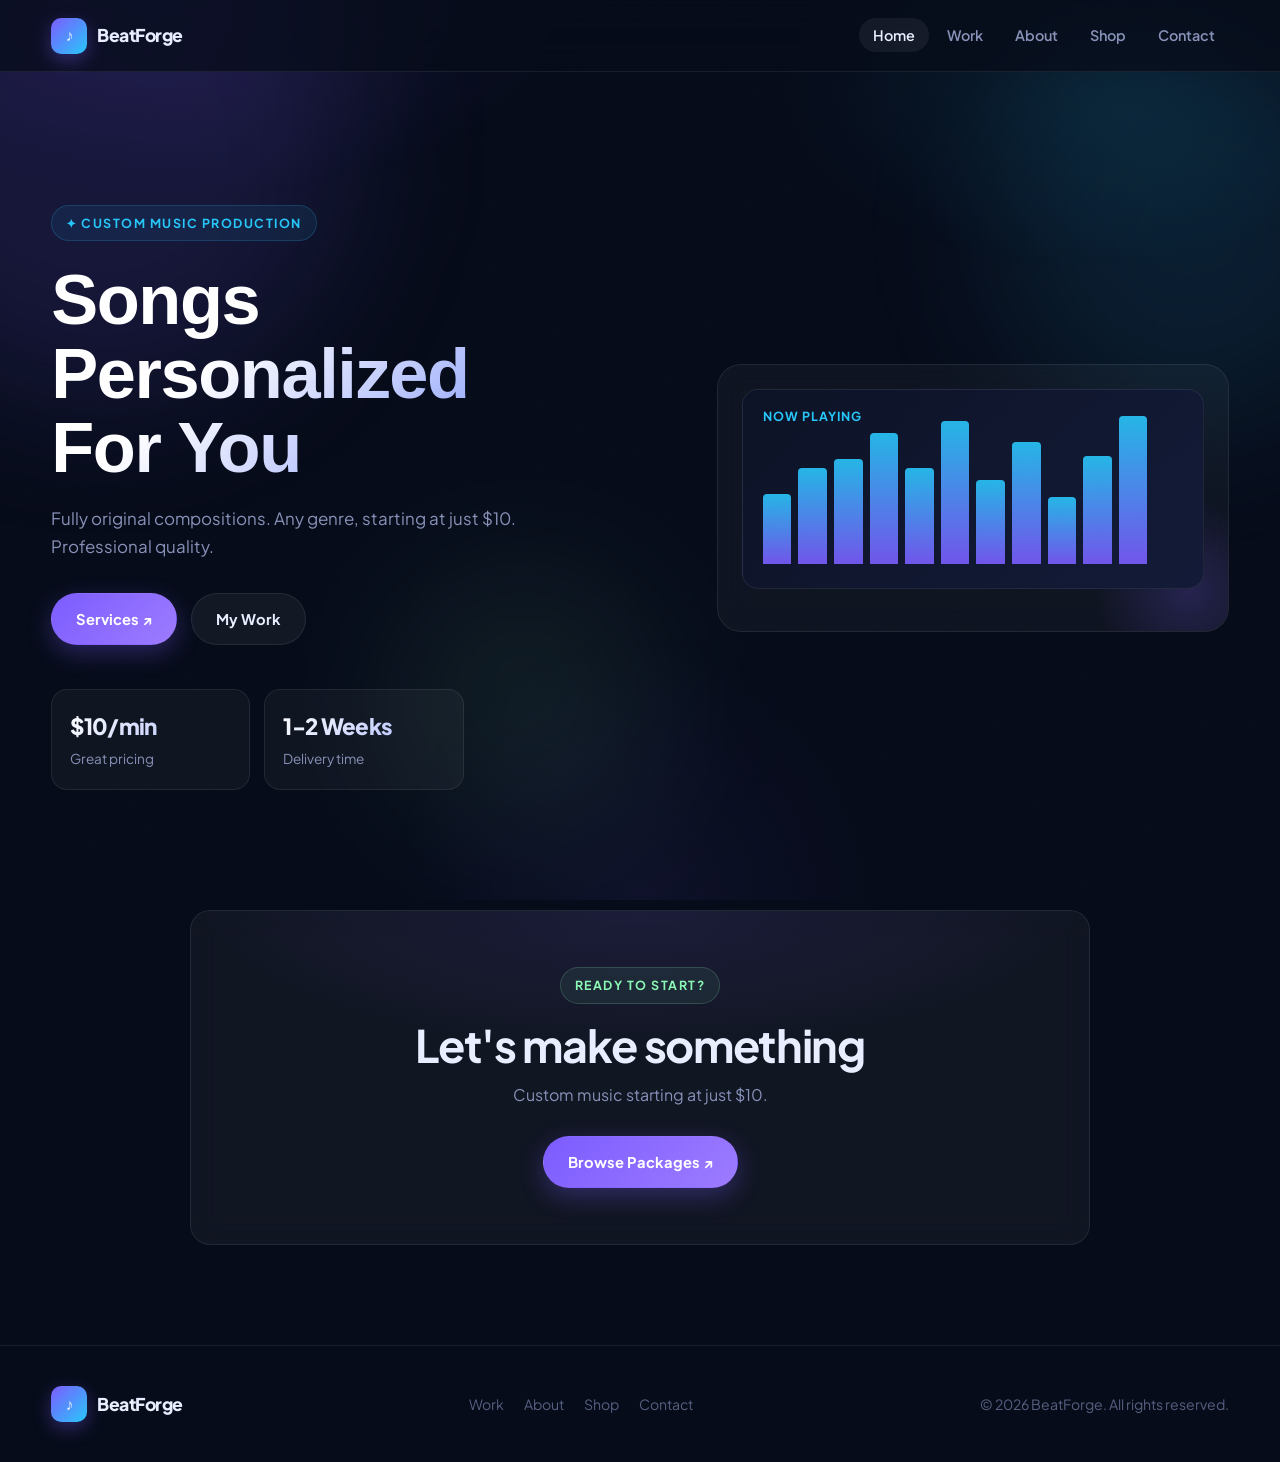
<file: index.html>
<!DOCTYPE html>
<html lang="en">

<head>
  <meta charset="UTF-8" />
  <meta name="viewport" content="width=device-width, initial-scale=1.0" />
  <title>BeatForge — Custom Music Production</title>
  <meta name="description"
    content="Professional custom music production. Songs from $10. Every track crafted around your vision." />
  <link rel="stylesheet" href="style.css" />
  <style>
    /* ── HERO ── */
    .hero {
      min-height: 100vh;
      display: flex;
      align-items: center;
      padding: 96px 0 1px;
      position: relative;
      overflow: hidden;
    }

    /* animated orbs */
    .orb {
      position: absolute;
      border-radius: 50%;
      pointer-events: none;
      filter: blur(70px);
      animation: orbFloat 8s ease-in-out infinite;
    }

    .orb-1 {
      width: 500px;
      height: 500px;
      background: rgba(124, 92, 255, 0.14);
      top: -100px;
      left: -150px;
      animation-delay: 0s;
    }

    .orb-2 {
      width: 380px;
      height: 380px;
      background: rgba(40, 199, 250, 0.1);
      top: 40px;
      right: -100px;
      animation-delay: -3s;
    }

    .orb-3 {
      width: 280px;
      height: 280px;
      background: rgba(139, 255, 176, 0.07);
      bottom: 60px;
      left: 30%;
      animation-delay: -5s;
    }

    @keyframes orbFloat {

      0%,
      100% {
        transform: translateY(0) scale(1);
      }

      50% {
        transform: translateY(-30px) scale(1.04);
      }
    }

    .hero-inner {
      display: grid;
      grid-template-columns: 1.1fr 0.9fr;
      gap: 40px;
      align-items: center;
    }

    .hero-copy {
      position: relative;
      z-index: 1;
    }

    .hero-copy .eyebrow {
      margin-bottom: 22px;
    }

    .hero-copy .display {
      background: linear-gradient(135deg, #fff 30%, #a5b4fc 65%, #67e8f9 100%);
      -webkit-background-clip: text;
      background-clip: text;
      color: transparent;
      margin-bottom: 20px;
    }

    .hero-copy p {
      color: var(--muted);
      font-size: 1.06rem;
      max-width: 500px;
      margin-bottom: 32px;
    }

    .hero-btns {
      display: flex;
      gap: 14px;
      flex-wrap: wrap;
      margin-bottom: 44px;
    }

    .hero-stats {
      display: grid;
      grid-template-columns: repeat(3, 1fr);
      gap: 14px;
    }

    .stat-card {
      padding: 18px;
      border-radius: 16px;
      background: rgba(255, 255, 255, 0.04);
      border: 1px solid var(--border);
    }

    .stat-card strong {
      display: block;
      font-size: 1.4rem;
      font-weight: 800;
      letter-spacing: -0.03em;
      background: linear-gradient(135deg, #fff, #a5b4fc);
      -webkit-background-clip: text;
      background-clip: text;
      color: transparent;
    }

    .stat-card span {
      color: var(--muted);
      font-size: 0.85rem;
    }

    /* ── HERO VISUAL ── */
    .hero-visual {
      position: relative;
      z-index: 1;
    }

    .vis-card {
      background: rgba(255, 255, 255, 0.04);
      border: 1px solid var(--border);
      border-radius: 24px;
      padding: 24px;
      backdrop-filter: blur(14px);
      position: relative;
      overflow: hidden;
    }

    .vis-card::before {
      content: '';
      position: absolute;
      bottom: -60px;
      right: -60px;
      width: 200px;
      height: 200px;
      border-radius: 50%;
      background: radial-gradient(circle, rgba(124, 92, 255, 0.2), transparent 65%);
      pointer-events: none;
    }

    .waveform {
      height: 200px;
      border-radius: 16px;
      background: linear-gradient(135deg, #0d1326, #131b38);
      border: 1px solid var(--border);
      position: relative;
      overflow: hidden;
      margin-bottom: 18px;
      display: flex;
      align-items: flex-end;
      padding: 0 20px 24px;
      gap: 7px;
    }

    .waveform-bar {
      flex: 1;
      border-radius: 4px 4px 0 0;
      background: linear-gradient(180deg, var(--cyan), var(--accent));
      animation: waveAnim 1.6s ease-in-out infinite;
      opacity: 0.9;
    }

    @keyframes waveAnim {

      0%,
      100% {
        transform: scaleY(0.85);
      }

      50% {
        transform: scaleY(1.1);
      }
    }

    .waveform-bar:nth-child(1) {
      height: 65%;
      animation-delay: 0.00s;
    }

    .waveform-bar:nth-child(2) {
      height: 40%;
      animation-delay: 0.08s;
    }

    .waveform-bar:nth-child(3) {
      height: 55%;
      animation-delay: 0.16s;
    }

    .waveform-bar:nth-child(4) {
      height: 60%;
      animation-delay: 0.24s;
    }

    .waveform-bar:nth-child(5) {
      height: 75%;
      animation-delay: 0.32s;
    }

    .waveform-bar:nth-child(6) {
      height: 55%;
      animation-delay: 0.40s;
    }

    .waveform-bar:nth-child(7) {
      height: 82%;
      animation-delay: 0.48s;
    }

    .waveform-bar:nth-child(8) {
      height: 48%;
      animation-delay: 0.56s;
    }

    .waveform-bar:nth-child(9) {
      height: 70%;
      animation-delay: 0.64s;
    }

    .waveform-bar:nth-child(10) {
      height: 38%;
      animation-delay: 0.72s;
    }

    .waveform-bar:nth-child(11) {
      height: 62%;
      animation-delay: 0.80s;
    }

    .waveform-bar:nth-child(12) {
      height: 85%;
      animation-delay: 0.88s;
    }

    .waveform-label {
      position: absolute;
      top: 16px;
      left: 20px;
      font-size: 0.78rem;
      font-weight: 700;
      color: var(--cyan);
      letter-spacing: 0.08em;
      text-transform: uppercase;
    }

    .mini-grid {
      display: grid;
      grid-template-columns: 1fr;
      gap: 14px;
    }

    .mini-tile {
      background: rgba(255, 255, 255, 0.03);
      border: 1px solid var(--border);
      border-radius: 14px;
      padding: 16px;
      transition: border-color 0.2s;
      text-align: center;
    }

    .mini-tile:hover {
      border-color: var(--border-h);
    }

    .mini-tile .icon {
      font-size: 1.3rem;
      margin-bottom: 8px;
    }

    .mini-tile h4 {
      font-size: 0.9rem;
      font-weight: 700;
      margin-bottom: 4px;
    }

    .mini-tile p {
      font-size: 0.82rem;
      color: var(--muted);
      line-height: 1.5;
    }

    /* ── SERVICES ── */
    .services-grid {
      display: grid;
      grid-template-columns: repeat(auto-fit, minmax(250px, 1fr));
      gap: 20px;
      margin-top: 48px;
    }

    .service-card {
      padding: 28px;
      position: relative;
      overflow: hidden;
      transition: transform 0.3s var(--ease), border-color 0.3s, box-shadow 0.3s;
    }

    .service-card:hover {
      transform: translateY(-5px);
      border-color: var(--border-h);
      box-shadow: var(--shadow-glow);
    }

    .service-card::before {
      content: '';
      position: absolute;
      top: 0;
      left: 0;
      right: 0;
      height: 2px;
      background: linear-gradient(90deg, var(--accent), var(--cyan));
      transform: scaleX(0);
      transform-origin: left;
      transition: transform 0.4s var(--ease);
    }

    .service-card:hover::before {
      transform: scaleX(1);
    }

    .s-icon {
      width: 50px;
      height: 50px;
      border-radius: 14px;
      background: linear-gradient(135deg, rgba(124, 92, 255, 0.18), rgba(40, 199, 250, 0.12));
      border: 1px solid rgba(124, 92, 255, 0.2);
      display: grid;
      place-items: center;
      font-size: 1.4rem;
      margin-bottom: 18px;
    }

    .service-card h3 {
      font-size: 1.05rem;
      margin-bottom: 8px;
    }

    .service-card p {
      color: var(--muted);
      font-size: 0.9rem;
      line-height: 1.6;
    }

    /* ── PROCESS ── */
    .process-section {
      background: var(--bg-soft);
    }

    .section {
      padding-top: 10px;
    }

    .process-grid {
      display: grid;
      grid-template-columns: repeat(4, 1fr);
      gap: 20px;
      margin-top: 48px;
    }

    .step-card {
      padding: 26px;
      transition: transform 0.3s var(--ease), border-color 0.3s;
    }

    .step-card:hover {
      transform: translateY(-4px);
      border-color: var(--border-h);
    }

    .step-num {
      font-family: 'Instrument Serif', serif;
      font-size: 3rem;
      line-height: 1;
      background: linear-gradient(135deg, rgba(124, 92, 255, 0.3), rgba(40, 199, 250, 0.2));
      -webkit-background-clip: text;
      background-clip: text;
      color: transparent;
      margin-bottom: 12px;
    }

    .step-card h3 {
      font-size: 1rem;
      margin-bottom: 6px;
    }

    .step-card p {
      color: var(--muted);
      font-size: 0.88rem;
      line-height: 1.6;
    }

    /* ── CTA STRIP ── */
    .cta-strip {
      margin: 0 auto;
      max-width: 900px;
      padding: 56px;
      text-align: center;
      position: relative;
      overflow: hidden;
    }

    .cta-strip::before {
      content: '';
      position: absolute;
      inset: 0;
      background: radial-gradient(ellipse 70% 60% at 50% 0%, rgba(124, 92, 255, 0.1) 0%, transparent 70%);
    }

    .cta-strip h2,
    .cta-strip p,
    .cta-strip .btn {
      position: relative;
    }

    .cta-strip p {
      color: var(--muted);
      margin: 12px 0 28px;
    }

    @media (max-width: 940px) {
      .hero-inner {
        grid-template-columns: 1fr;
      }

      .hero-visual {
        order: -1;
      }

      .hero-stats {
        grid-template-columns: repeat(2, 1fr);
      }

      .process-grid {
        grid-template-columns: repeat(2, 1fr);
      }
    }

    @media (max-width: 600px) {
      .hero-stats {
        grid-template-columns: 1fr 1fr;
      }

      .process-grid {
        grid-template-columns: 1fr;
      }

      .cta-strip {
        padding: 36px 24px;
      }
    }
  </style>
</head>

<body>

  <nav class="site-nav">
    <div class="wrap nav-inner">
      <a href="index.html" class="logo">
        <div class="logo-icon">♪</div>
        <span>BeatForge</span>
      </a>
      <ul class="nav-links">
        <li><a href="index.html" class="active">Home</a></li>
        <li><a href="work.html">Work</a></li>
        <li><a href="about.html">About</a></li>
        <li><a href="shop.html">Shop</a></li>
        <li><a href="contact.html">Contact</a></li>
      </ul>
      <button class="hamburger" aria-label="Menu">
        <span></span><span></span><span></span>
      </button>
    </div>
  </nav>

  <main>
    <!-- HERO -->
    <section class="hero" id="home">
      <div class="orb orb-1"></div>
      <div class="orb orb-2"></div>
      <div class="orb orb-3"></div>

      <div class="wrap hero-inner">
        <div class="hero-copy">
          <span class="eyebrow reveal">✦ Custom Music Production</span>
          <h1 class="display reveal reveal-d1">
            Songs Personalized<br />For You
          </h1>
          <p class="reveal reveal-d2">
            Fully original compositions. Any genre, starting at just $10. Professional
            quality.
          </p>
          <div class="hero-btns reveal reveal-d3">
            <a href="shop.html" class="btn btn-primary">Services ↗</a>
            <a href="work.html" class="btn btn-secondary">My Work</a>
          </div>
          <div class="hero-stats reveal reveal-d4">
            <div class="stat-card">
              <strong>$10/min</strong>
              <span>Great pricing</span>
            </div>
            <div class="stat-card">
              <strong>1-2 Weeks</strong>
              <span>Delivery time</span>
            </div>
          </div>
        </div>

        <div class="hero-visual reveal reveal-d2">
          <div class="vis-card">
            <div class="waveform">
              <span class="waveform-label">Now Playing</span>
              <div class="waveform-bar"></div>
              <div class="waveform-bar"></div>
              <div class="waveform-bar"></div>
              <div class="waveform-bar"></div>
              <div class="waveform-bar"></div>
              <div class="waveform-bar"></div>
              <div class="waveform-bar"></div>
              <div class="waveform-bar"></div>
              <div class="waveform-bar"></div>
              <div class="waveform-bar"></div>
              <div class="waveform-bar"></div>
              <div class="waveform-bar"></div>
            </div>
          </div>
        </div>
      </div>
    </section>

    <!-- SERVICES
    <section class="section">
      <div class="wrap">
        <div class="section-head reveal">
          <span class="eyebrow">What I Create</span>
          <h2>Services built around every brief</h2>
          <p>From 60-second jingles to cinematic scores — every genre, every mood.</p>
        </div>
        <div class="services-grid">
          <div class="service-card card reveal reveal-d1">
            <div class="s-icon">🎵</div>
            <h3>Custom Songs</h3>
            <p>Original tracks produced to your exact brief — any genre, any tempo, any duration from 1 minute up.</p>
          </div>
          <div class="service-card card reveal reveal-d2">
            <div class="s-icon">🎬</div>
            <h3>Film & Video Scores</h3>
            <p>Synchronized compositions for short films, YouTube, commercials and documentary projects.</p>
          </div>
          <div class="service-card card reveal reveal-d3">
            <div class="s-icon">🎙️</div>
            <h3>Podcast Intros</h3>
            <p>Signature theme music, transition stingers and bed music to brand your show.</p>
          </div>
          <div class="service-card card reveal reveal-d4">
            <div class="s-icon">🎮</div>
            <h3>Game Audio</h3>
            <p>Adaptive soundtracks and sound design that make your game world feel alive.</p>
          </div>
        </div>
      </div>
    </section>

    PROCESS -->
    <!-- <section class="section process-section">
      <div class="wrap">
        <div class="section-head reveal">
          <span class="eyebrow eyebrow-purple">How It Works</span>
          <h2>From idea to final track</h2>
          <p>A simple four-step process that keeps things clear and creative.</p>
        </div>
        <div class="process-grid">
          <div class="step-card card reveal reveal-d1">
            <div class="step-num">01</div>
            <h3>Share Your Vision</h3>
            <p>Fill out the contact form with your concept, references, mood and timeline.</p>
          </div>
          <div class="step-card card reveal reveal-d2">
            <div class="step-num">02</div>
            <h3>Choose a Package</h3>
            <p>Pick the duration and delivery tier that fits your project budget.</p>
          </div>
          <div class="step-card card reveal reveal-d3">
            <div class="step-num">03</div>
            <h3>Review & Refine</h3>
            <p>Receive a draft, provide feedback, and get revisions until it's perfect.</p>
          </div>
          <div class="step-card card reveal reveal-d4">
            <div class="step-num">04</div>
            <h3>Deliver & Release</h3>
            <p>High-quality WAV and MP3 files delivered straight to your inbox.</p>
          </div>
        </div>
      </div>
    </section> -->

    <!-- CTA -->
    <section class="section">
      <div class="wrap">
        <div class="cta-strip card reveal">
          <span class="eyebrow eyebrow-green">Ready to Start?</span>
          <h2 style="margin-top:16px;">Let's make something</h2>
          <p>Custom music starting at just $10.</p>
          <a href="shop.html" class="btn btn-primary">Browse Packages ↗</a>
        </div>
      </div>
    </section>
  </main>

  <footer class="site-footer">
    <div class="wrap footer-inner">
      <div class="logo">
        <div class="logo-icon">♪</div>
        <span>BeatForge</span>
      </div>
      <nav class="footer-links">
        <a href="work.html">Work</a>
        <a href="about.html">About</a>
        <a href="shop.html">Shop</a>
        <a href="contact.html">Contact</a>
      </nav>
      <p class="footer-copy">© 2026 BeatForge. All rights reserved.</p>
    </div>
  </footer>

  <script src="script.js"></script>
</body>

</html>
</file>
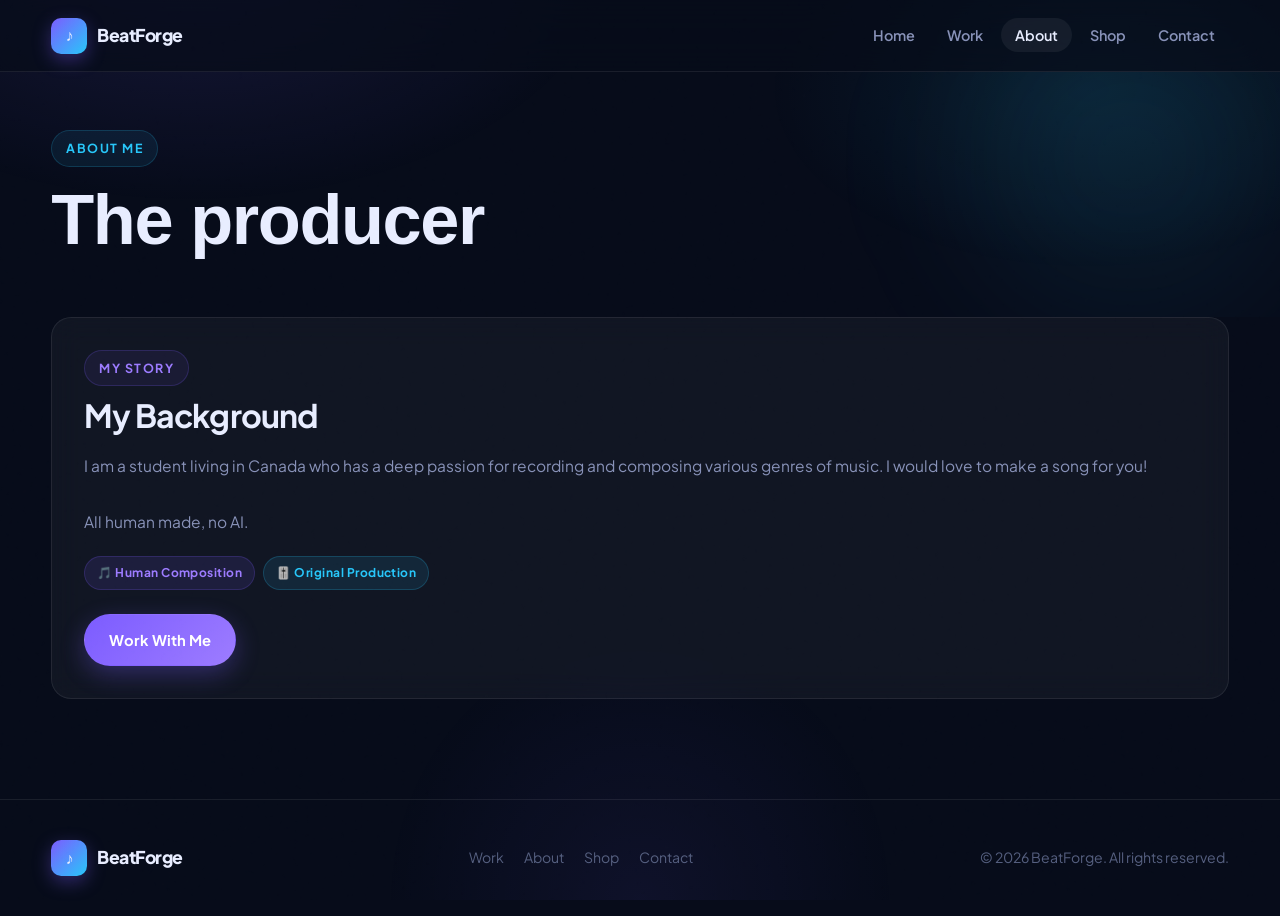
<file: about.html>
<!DOCTYPE html>
<html lang="en">

<head>
  <meta charset="UTF-8" />
  <meta name="viewport" content="width=device-width, initial-scale=1.0" />
  <title>About — BeatForge</title>
  <link rel="stylesheet" href="style.css" />
  <style>
    .page-hero {
      padding: 130px 0 60px;
      position: relative;
      overflow: hidden;
    }

    .page-hero-orb {
      position: absolute;
      right: -100px;
      top: 50%;
      transform: translateY(-50%);
      width: 500px;
      height: 500px;
      border-radius: 50%;
      background: radial-gradient(circle, rgba(40, 199, 250, 0.1), transparent 65%);
      filter: blur(60px);
      pointer-events: none;
    }

    /* ── ABOUT GRID ── */
    .about-layout {
      display: grid;
      grid-template-columns: 1fr;
      gap: 32px;
      align-items: start;
    }

    /* photo / profile card */
    .profile-card {
      padding: 32px;
      position: sticky;
      top: 90px;
    }

    .avatar-box {
      width: 100%;
      aspect-ratio: 3/4;
      border-radius: 16px;
      background:
        radial-gradient(circle at 30% 30%, rgba(124, 92, 255, 0.22), transparent 40%),
        radial-gradient(circle at 70% 70%, rgba(40, 199, 250, 0.15), transparent 40%),
        linear-gradient(135deg, #0f1630, #141e40);
      border: 1px solid var(--border);
      display: flex;
      flex-direction: column;
      align-items: center;
      justify-content: center;
      gap: 12px;
      color: var(--dim);
      font-size: 0.82rem;
      text-align: center;
      padding: 2rem;
      position: relative;
      overflow: hidden;
    }

    .avatar-box-icon {
      font-size: 3.5rem;
      opacity: 0.6;
    }

    .avatar-badge {
      position: absolute;
      bottom: 18px;
      right: 18px;
      background: linear-gradient(135deg, var(--accent), var(--cyan));
      color: #fff;
      border-radius: 14px;
      padding: 12px 16px;
      text-align: center;
      box-shadow: 0 10px 30px rgba(124, 92, 255, 0.35);
    }

    .avatar-badge-num {
      font-family: 'Instrument Serif', serif;
      font-size: 1.9rem;
      line-height: 1;
    }

    .avatar-badge-label {
      font-size: 0.72rem;
      font-weight: 700;
      opacity: 0.8;
      letter-spacing: 0.04em;
    }

    /* right column */
    .about-body-col {
      display: flex;
      flex-direction: column;
      gap: 28px;
    }

    .bio-card {
      padding: 32px;
    }

    .bio-card h2 {
      font-size: clamp(1.5rem, 2.5vw, 2rem);
      margin: 12px 0 18px;
      letter-spacing: -0.03em;
    }

    .bio-card p {
      color: var(--muted);
      font-size: 0.97rem;
      line-height: 1.8;
      margin-bottom: 14px;
    }

    .bio-card p:last-child {
      margin-bottom: 0;
    }

    .bio-tags {
      display: flex;
      gap: 8px;
      flex-wrap: wrap;
      margin-top: 20px;
    }

    /* skills */
    .skills-card {
      padding: 32px;
    }

    .skills-card h3 {
      margin-bottom: 6px;
    }

    .skills-card>p {
      color: var(--muted);
      font-size: 0.9rem;
      margin-bottom: 24px;
    }

    .skill-rows {
      display: flex;
      flex-direction: column;
      gap: 16px;
    }

    .skill-row {
      display: flex;
      flex-direction: column;
      gap: 6px;
    }

    .skill-label-row {
      display: flex;
      justify-content: space-between;
      font-size: 0.85rem;
      font-weight: 600;
    }

    .skill-label-row span:last-child {
      color: var(--dim);
    }

    .skill-track {
      height: 4px;
      background: rgba(255, 255, 255, 0.07);
      border-radius: 999px;
      overflow: hidden;
    }

    .skill-fill {
      height: 100%;
      border-radius: 999px;
      background: linear-gradient(90deg, var(--accent), var(--cyan));
      width: 0;
      transition: width 1.2s cubic-bezier(0.22, 1, 0.36, 1);
    }

    .skill-row.animated .skill-fill {
      width: var(--pct);
    }

    /* gear */
    .gear-card {
      padding: 32px;
    }

    .gear-card h3 {
      margin-bottom: 6px;
    }

    .gear-card>p {
      color: var(--muted);
      font-size: 0.9rem;
      margin-bottom: 22px;
    }

    .gear-grid {
      display: grid;
      grid-template-columns: repeat(auto-fill, minmax(150px, 1fr));
      gap: 10px;
    }

    .gear-item {
      display: flex;
      align-items: center;
      gap: 8px;
      background: rgba(255, 255, 255, 0.03);
      border: 1px solid var(--border);
      border-radius: 10px;
      padding: 10px 14px;
      font-size: 0.83rem;
      color: var(--muted);
      transition: border-color 0.2s, color 0.2s;
    }

    .gear-item:hover {
      border-color: rgba(124, 92, 255, 0.3);
      color: var(--text);
    }

    .gear-dot {
      width: 6px;
      height: 6px;
      border-radius: 50%;
      background: var(--accent);
      flex-shrink: 0;
    }

    @media (max-width: 860px) {
      .about-layout {
        grid-template-columns: 1fr;
      }

      .profile-card {
        position: static;
      }

      .avatar-box {
        aspect-ratio: 16/9;
      }
    }
  </style>
</head>

<body>
  <nav class="site-nav">
    <div class="wrap nav-inner">
      <a href="index.html" class="logo">
        <div class="logo-icon">♪</div>
        <span>BeatForge</span>
      </a>
      <ul class="nav-links">
        <li><a href="index.html">Home</a></li>
        <li><a href="work.html">Work</a></li>
        <li><a href="about.html" class="active">About</a></li>
        <li><a href="shop.html">Shop</a></li>
        <li><a href="contact.html">Contact</a></li>
      </ul>
      <button class="hamburger" aria-label="Menu"><span></span><span></span><span></span></button>
    </div>
  </nav>

  <main>
    <section class="page-hero">
      <div class="page-hero-orb"></div>
      <div class="wrap">
        <span class="eyebrow reveal">About Me</span>
        <h1 class="display reveal reveal-d1" style="margin-top:16px; max-width:700px;">
          The producer<br />
        </h1>
      </div>
    </section>

    <section class="section" style="padding-top: 0;">
      <div class="wrap">
        <div class="about-layout">
          <!-- Right column -->
          <div class="about-body-col">
            <div class="bio-card card reveal">
              <span class="eyebrow eyebrow-purple">My Story</span>
              <h2>My Background</h2>
              <p> I am a student living in Canada who has a deep passion for recording and composing various genres of
                music. I would love to make a song for you!
                <br><br>All human made, no AI.</br>
              </p>
              <div class="bio-tags">
                <span class="tag tag-purple">🎵 Human Composition</span>
                <span class="tag tag-cyan">🎚️ Original Production</span>
              </div>
              <div style="margin-top: 24px;">
                <a href="contact.html" class="btn btn-primary">Work With Me</a>
              </div>
            </div>
          </div>

        </div>
      </div>
    </section>
  </main>

  <footer class="site-footer">
    <div class="wrap footer-inner">
      <div class="logo">
        <div class="logo-icon">♪</div><span>BeatForge</span>
      </div>
      <nav class="footer-links">
        <a href="work.html">Work</a><a href="about.html">About</a>
        <a href="shop.html">Shop</a><a href="contact.html">Contact</a>
      </nav>
      <p class="footer-copy">© 2026 BeatForge. All rights reserved.</p>
    </div>
  </footer>

  <script src="script.js"></script>
  <script>
    // Skill bar animation on scroll
    const skillObs = new IntersectionObserver(entries => {
      entries.forEach(e => {
        if (e.isIntersecting) {
          e.target.querySelectorAll('.skill-row').forEach(row => row.classList.add('animated'));
          skillObs.unobserve(e.target);
        }
      });
    }, { threshold: 0.3 });
    document.querySelectorAll('.skills-card').forEach(el => skillObs.observe(el));
  </script>
</body>

</html>
</file>
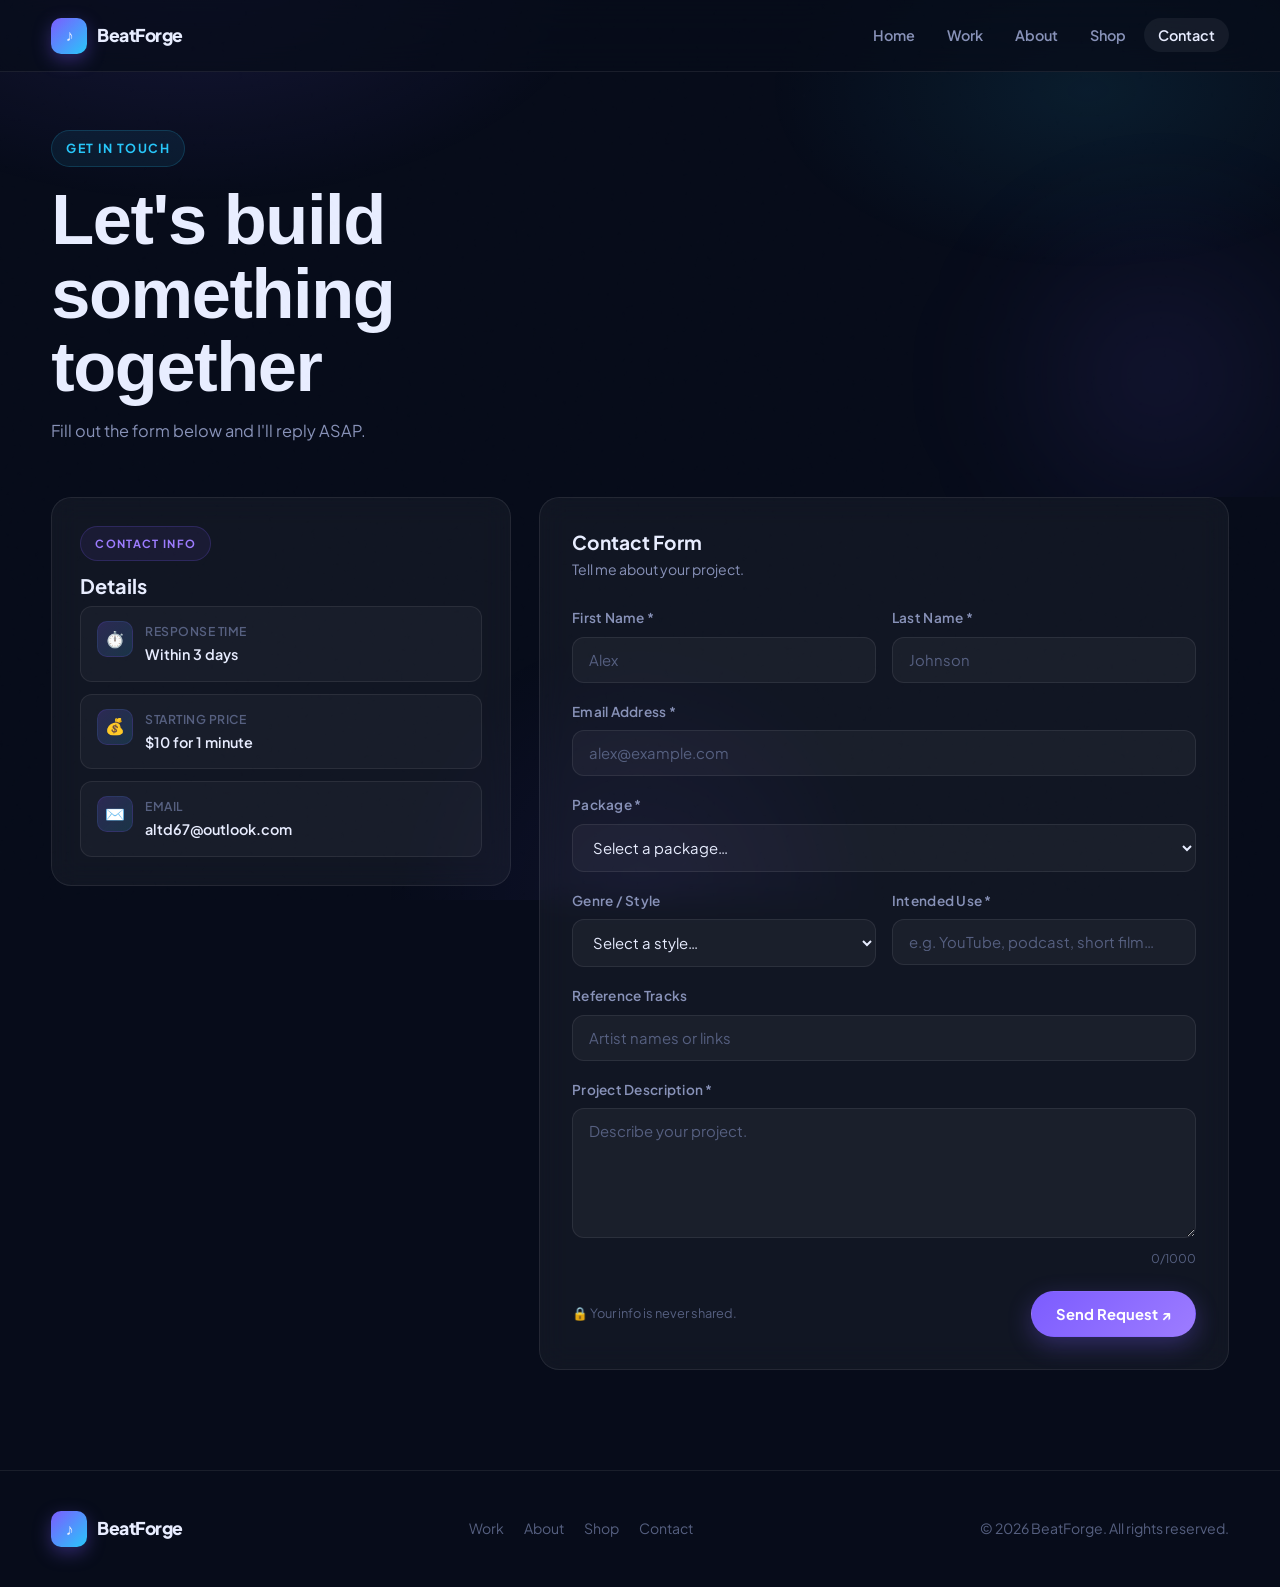
<file: contact.html>
<!DOCTYPE html>
<html lang="en">

<head>
  <meta charset="UTF-8" />
  <meta name="viewport" content="width=device-width, initial-scale=1.0" />
  <title>Contact — BeatForge</title>
  <link rel="stylesheet" href="style.css" />
  <style>
    .page-hero {
      padding: 130px 0 52px;
      position: relative;
      overflow: hidden;
    }

    .hero-orb {
      position: absolute;
      right: -80px;
      bottom: -80px;
      width: 400px;
      height: 400px;
      border-radius: 50%;
      background: radial-gradient(circle, rgba(124, 92, 255, 0.12), transparent 65%);
      filter: blur(60px);
      pointer-events: none;
    }

    /* ── LAYOUT ── */
    .contact-layout {
      display: grid;
      grid-template-columns: 0.8fr 1.2fr;
      gap: 28px;
      align-items: start;
    }

    /* ── SIDEBAR ── */
    .contact-sidebar {
      position: sticky;
      top: 90px;
    }

    .sidebar-card {
      padding: 28px;
    }

    .sidebar-card h3 {
      font-size: 1.25rem;
      margin: 12px 0 8px;
    }

    .sidebar-card>p {
      color: var(--muted);
      font-size: 0.9rem;
      margin-bottom: 24px;
    }

    .info-tiles {
      display: flex;
      flex-direction: column;
      gap: 12px;
    }

    .info-tile {
      display: flex;
      align-items: flex-start;
      gap: 12px;
      padding: 14px 16px;
      background: rgba(255, 255, 255, 0.03);
      border: 1px solid var(--border);
      border-radius: 12px;
      transition: border-color 0.2s;
    }

    .info-tile:hover {
      border-color: rgba(124, 92, 255, 0.25);
    }

    .info-tile-icon {
      width: 36px;
      height: 36px;
      border-radius: 10px;
      background: linear-gradient(135deg, rgba(124, 92, 255, 0.2), rgba(40, 199, 250, 0.14));
      border: 1px solid rgba(124, 92, 255, 0.15);
      display: grid;
      place-items: center;
      font-size: 1rem;
      flex-shrink: 0;
    }

    .info-tile-label {
      font-size: 0.76rem;
      color: var(--dim);
      font-weight: 600;
      letter-spacing: 0.04em;
      text-transform: uppercase;
      margin-bottom: 2px;
    }

    .info-tile-value {
      font-size: 0.9rem;
      font-weight: 600;
      color: var(--text);
    }

    .social-row {
      display: flex;
      gap: 8px;
      margin-top: 20px;
    }

    .social-btn {
      width: 38px;
      height: 38px;
      border-radius: 10px;
      background: rgba(255, 255, 255, 0.04);
      border: 1px solid var(--border);
      display: grid;
      place-items: center;
      font-size: 0.95rem;
      cursor: pointer;
      transition: border-color 0.2s, background 0.2s, transform 0.2s, box-shadow 0.2s;
    }

    .social-btn:hover {
      border-color: rgba(124, 92, 255, 0.4);
      background: rgba(124, 92, 255, 0.08);
      transform: translateY(-2px);
      box-shadow: 0 6px 16px rgba(124, 92, 255, 0.15);
    }

    .tip-box {
      margin-top: 20px;
      padding: 14px 16px;
      background: rgba(40, 199, 250, 0.05);
      border: 1px solid rgba(40, 199, 250, 0.12);
      border-radius: 12px;
      font-size: 0.82rem;
      color: var(--muted);
      line-height: 1.6;
    }

    .tip-box strong {
      color: var(--text);
    }

    /* ── FORM CARD ── */
    .form-card {
      padding: 32px;
    }

    .form-card h3 {
      font-size: 1.2rem;
      margin-bottom: 4px;
    }

    .form-card>p {
      color: var(--muted);
      font-size: 0.88rem;
      margin-bottom: 26px;
    }

    .form-body {
      display: flex;
      flex-direction: column;
      gap: 18px;
    }

    .form-row-2 {
      display: grid;
      grid-template-columns: 1fr 1fr;
      gap: 16px;
    }

    .char-row {
      display: flex;
      justify-content: flex-end;
      font-size: 0.75rem;
      color: var(--dim);
      margin-top: 4px;
    }

    .form-footer {
      display: flex;
      align-items: center;
      justify-content: space-between;
      gap: 14px;
      flex-wrap: wrap;
      margin-top: 4px;
    }

    .form-note {
      font-size: 0.8rem;
      color: var(--dim);
      display: flex;
      align-items: center;
      gap: 6px;
    }

    /* ── SUCCESS STATE ── */
    .form-success {
      display: none;
      flex-direction: column;
      align-items: center;
      justify-content: center;
      text-align: center;
      padding: 48px 24px;
      gap: 12px;
    }

    .success-icon {
      font-size: 3rem;
    }

    .success-title {
      font-family: 'Instrument Serif', serif;
      font-size: 1.8rem;
      background: linear-gradient(135deg, var(--cyan), var(--accent-g));
      -webkit-background-clip: text;
      background-clip: text;
      color: transparent;
    }

    .success-sub {
      color: var(--muted);
      font-size: 0.92rem;
      max-width: 360px;
      line-height: 1.7;
    }

    @media (max-width: 860px) {
      .contact-layout {
        grid-template-columns: 1fr;
      }

      .contact-sidebar {
        position: static;
      }

      .form-row-2 {
        grid-template-columns: 1fr;
      }
    }

    @media (max-width: 480px) {
      .form-card {
        padding: 22px 18px;
      }

      .form-footer {
        flex-direction: column;
        align-items: stretch;
      }
    }
  </style>
</head>

<body>
  <nav class="site-nav">
    <div class="wrap nav-inner">
      <a href="index.html" class="logo">
        <div class="logo-icon">♪</div><span>BeatForge</span>
      </a>
      <ul class="nav-links">
        <li><a href="index.html">Home</a></li>
        <li><a href="work.html">Work</a></li>
        <li><a href="about.html">About</a></li>
        <li><a href="shop.html">Shop</a></li>
        <li><a href="contact.html" class="active">Contact</a></li>
      </ul>
      <button class="hamburger" aria-label="Menu"><span></span><span></span><span></span></button>
    </div>
  </nav>

  <main>
    <section class="page-hero">
      <div class="hero-orb"></div>
      <div class="wrap">
        <span class="eyebrow reveal">Get In Touch</span>
        <h1 class="display reveal reveal-d1" style="margin-top: 16px; max-width: 600px;">
          Let's build something<br />together
        </h1>
        <p class="reveal reveal-d2"
          style="color: var(--muted); margin-top: 14px; max-width: 480px; font-size: 1.02rem;">
          Fill out the form below and I'll reply ASAP.
        </p>
      </div>
    </section>

    <section class="section" style="padding-top: 0;">
      <div class="wrap">
        <div class="contact-layout">

          <!-- Sidebar -->
          <div class="contact-sidebar">
            <div class="sidebar-card card reveal">
              <span class="eyebrow eyebrow-purple" style="font-size:0.7rem;">Contact Info</span>
              <h3>Details</h3>

              <div class="info-tiles">
                <div class="info-tile">
                  <div class="info-tile-icon">⏱️</div>
                  <div>
                    <div class="info-tile-label">Response Time</div>
                    <div class="info-tile-value">Within 3 days</div>
                  </div>
                </div>
                <div class="info-tile">
                  <div class="info-tile-icon">💰</div>
                  <div>
                    <div class="info-tile-label">Starting Price</div>
                    <div class="info-tile-value">$10 for 1 minute</div>
                  </div>
                </div>
                <div class="info-tile">
                  <div class="info-tile-icon">✉️</div>
                  <div>
                    <div class="info-tile-label">Email</div>
                    <!-- Replace with real email -->
                    <div class="info-tile-value">altd67@outlook.com</div>
                  </div>
                </div>
              </div>
            </div>
          </div>

          <!-- Form -->
          <div class="form-card card reveal">
            <h3>Contact Form</h3>
            <p>Tell me about your project.</p>
            <form id="contactForm" action="https://formsubmit.co/altd67@outlook.com" method="POST" class="form-body">
              <!-- FormSubmit config -->
              <input type="hidden" name="_subject" value="New Music Commission — BeatForge" />
              <input type="hidden" name="_captcha" value="false" />
              <input type="hidden" name="_template" value="table" />
              <!-- Honeypot anti-spam -->
              <input type="text" name="_honey" style="display:none" />

              <!-- Fields -->
              <div class="form-row-2">
                <div class="field">
                  <label for="fname">First Name *</label>
                  <input type="text" id="fname" name="first_name" placeholder="Alex" required />
                </div>
                <div class="field">
                  <label for="lname">Last Name *</label>
                  <input type="text" id="lname" name="last_name" placeholder="Johnson" required />
                </div>
              </div>

              <div class="field">
                <label for="email">Email Address *</label>
                <input type="email" id="email" name="email" placeholder="alex@example.com" required />
              </div>

              <div class="field">
                <label for="package">Package *</label>
                <select id="package" name="package" required>
                  <option value="" disabled selected>Select a package…</option>
                  <option value="Basic — 1 Min ($10)">⚡ Basic — 1 Minute — $10</option>
                  <option value="Premium — 2 Min ($20)">🔥 Premium — 2 Minutes — $20</option>
                  <option value="Custom Quote">🎯 Custom — Other</option>
                </select>
              </div>

              <div class="form-row-2">
                <div class="field">
                  <label for="genre">Genre / Style</label>
                  <select id="genre" name="genre">
                    <option value="" disabled selected>Select a style…</option>
                    <option>Electronic / EDM</option>
                    <option>Cinematic / Orchestral</option>
                    <option>Hip-Hop / Trap</option>
                    <option>Ambient / Lo-Fi</option>
                    <option>Pop / Commercial</option>
                    <option>Rock / Guitar</option>
                    <option>Jazz / Soul</option>
                    <option>Other / Unsure</option>
                  </select>
                </div>
                <div class="field">
                  <label for="use">Intended Use *</label>
                  <input type="text" id="use" name="intended_use" placeholder="e.g. YouTube, podcast, short film…"
                    required />
                </div>
              </div>

              <div class="field">
                <label for="refs">Reference Tracks</label>
                <input type="text" id="refs" name="references" placeholder="Artist names or links" />
              </div>

              <div class="field">
                <label for="message">Project Description *</label>
                <textarea id="message" name="message" placeholder="Describe your project." required
                  maxlength="1000"></textarea>
                <div class="char-row"><span id="charCount">0</span>/1000</div>
              </div>

              <div class="form-footer">
                <p class="form-note">🔒 Your info is never shared.</p>
                <button type="submit" class="btn btn-primary">Send Request ↗</button>
              </div>
            </form>

            <!-- Success state -->
            <div class="form-success" id="formSuccess">
              <div class="success-icon">🎵</div>
              <div class="success-title">Request Sent!</div>
              <p class="success-sub">Thanks for reaching out. I'll generally reply within 3 days.</p>
              <a href="work.html" class="btn btn-ghost" style="margin-top: 8px;">Listen to My Work</a>
            </div>
          </div>

        </div>
      </div>
    </section>
  </main>

  <footer class="site-footer">
    <div class="wrap footer-inner">
      <div class="logo">
        <div class="logo-icon">♪</div><span>BeatForge</span>
      </div>
      <nav class="footer-links">
        <a href="work.html">Work</a><a href="about.html">About</a>
        <a href="shop.html">Shop</a><a href="contact.html">Contact</a>
      </nav>
      <p class="footer-copy">© 2026 BeatForge. All rights reserved.</p>
    </div>
  </footer>

  <script src="script.js"></script>
  <script>
    // Char counter
    const ta = document.getElementById('message');
    const cc = document.getElementById('charCount');
    ta.addEventListener('input', () => { cc.textContent = ta.value.length; });

    // Pre-select package from URL
    const pkg = new URLSearchParams(location.search).get('package');
    const pkgMap = { basic: 'Basic — 1 Min ($10)', premium: 'Premium — 2 Min ($20)', custom: 'Custom Quote'};
    if (pkg && pkgMap[pkg]) document.getElementById('package').value = pkgMap[pkg];

    // Add _next redirect field dynamically
    const form = document.getElementById('contactForm');
    const nextEl = document.createElement('input');
    nextEl.type = 'hidden';
    nextEl.name = '_next';
    nextEl.value = location.href.split('?')[0] + '?submitted=true';
    form.appendChild(nextEl);

    // Show success on redirect back
    if (new URLSearchParams(location.search).get('submitted') === 'true') {
      form.style.display = 'none';
      document.querySelector('.form-card h3').style.display = 'none';
      document.querySelector('.form-card > p').style.display = 'none';
      const suc = document.getElementById('formSuccess');
      suc.style.display = 'flex';
    }
  </script>
</body>

</html>
</file>
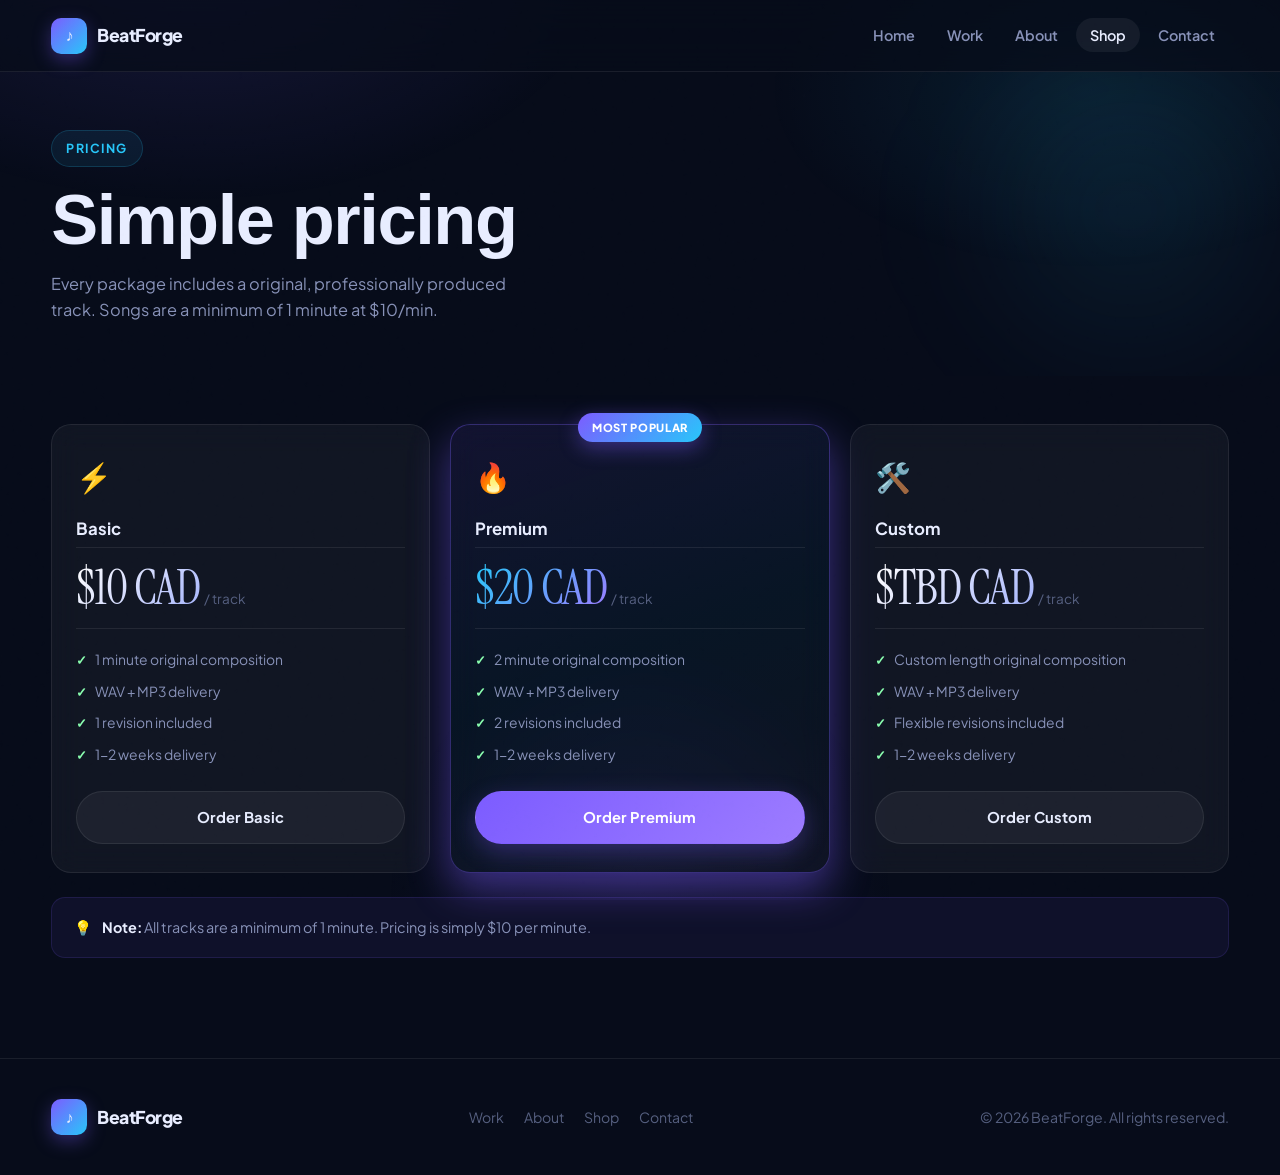
<file: shop.html>
<!DOCTYPE html>
<html lang="en">

<head>
  <meta charset="UTF-8" />
  <meta name="viewport" content="width=device-width, initial-scale=1.0" />
  <title>Shop — BeatForge</title>
  <link rel="stylesheet" href="style.css" />
  <style>
    .page-hero {
      padding: 130px 0 52px;
      position: relative;
      overflow: hidden;
    }

    .hero-orb-r {
      position: absolute;
      right: -60px;
      top: 0;
      width: 420px;
      height: 420px;
      border-radius: 50%;
      background: radial-gradient(circle, rgba(40, 199, 250, 0.1), transparent 65%);
      filter: blur(60px);
      pointer-events: none;
    }

    /* ── PRICING GRID ── */
    .pricing-grid {
      display: grid;
      grid-template-columns: repeat(auto-fit, minmax(240px, 1fr));
      gap: 20px;
      margin-top: 48px;
      align-items: start;
    }

    .price-card {
      padding: 28px 24px;
      position: relative;
      display: flex;
      flex-direction: column;
      transition: transform 0.3s var(--ease), border-color 0.3s, box-shadow 0.3s;
    }

    .price-card:hover {
      transform: translateY(-6px);
      border-color: var(--border-h);
      box-shadow: var(--shadow-glow);
    }

    .price-card.featured {
      border-color: rgba(124, 92, 255, 0.35);
      background: linear-gradient(160deg, rgba(124, 92, 255, 0.1), rgba(40, 199, 250, 0.05), rgba(255, 255, 255, 0.03));
    }

    .price-card.featured:hover {
      box-shadow: 0 20px 50px rgba(124, 92, 255, 0.25);
    }

    .featured-tag {
      position: absolute;
      top: -12px;
      left: 50%;
      transform: translateX(-50%);
      background: linear-gradient(135deg, var(--accent), var(--cyan));
      color: #fff;
      font-size: 0.7rem;
      font-weight: 800;
      letter-spacing: 0.06em;
      text-transform: uppercase;
      padding: 5px 14px;
      border-radius: 999px;
      white-space: nowrap;
      box-shadow: 0 6px 20px rgba(124, 92, 255, 0.4);
    }

    .price-icon {
      font-size: 1.8rem;
      margin-bottom: 14px;
    }

    .price-name {
      font-size: 1.05rem;
      font-weight: 700;
      margin-bottom: 4px;
    }

    .price-sub {
      color: var(--muted);
      font-size: 0.83rem;
      margin-bottom: 18px;
    }

    .price-amount-row {
      display: flex;
      align-items: baseline;
      gap: 4px;
      padding: 16px 0;
      border-top: 1px solid var(--border);
      border-bottom: 1px solid var(--border);
      margin-bottom: 20px;
    }

    .price-big {
      font-family: 'Instrument Serif', serif;
      font-size: 3rem;
      line-height: 1;
      letter-spacing: -0.02em;
      background: linear-gradient(135deg, #fff, #a5b4fc);
      -webkit-background-clip: text;
      background-clip: text;
      color: transparent;
    }

    .price-card.featured .price-big {
      background: linear-gradient(135deg, var(--cyan), var(--accent-g));
      -webkit-background-clip: text;
      background-clip: text;
    }

    .price-per {
      color: var(--dim);
      font-size: 0.85rem;
    }

    .price-features {
      list-style: none;
      flex: 1;
      display: flex;
      flex-direction: column;
      gap: 9px;
      margin-bottom: 24px;
    }

    .price-features li {
      display: flex;
      align-items: flex-start;
      gap: 8px;
      font-size: 0.87rem;
      color: var(--muted);
    }

    .price-features li::before {
      content: '✓';
      color: var(--green);
      font-weight: 700;
      font-size: 0.8rem;
      margin-top: 1px;
      flex-shrink: 0;
    }

    /* ── ADD-ONS ── */
    .addons-section {
      background: var(--bg-soft);
    }

    .addons-grid {
      display: grid;
      grid-template-columns: repeat(auto-fit, minmax(220px, 1fr));
      gap: 14px;
      margin-top: 40px;
    }

    .addon-row {
      display: flex;
      align-items: center;
      justify-content: space-between;
      background: rgba(255, 255, 255, 0.03);
      border: 1px solid var(--border);
      border-radius: 14px;
      padding: 16px 18px;
      transition: border-color 0.2s, transform 0.2s;
    }

    .addon-row:hover {
      border-color: rgba(124, 92, 255, 0.3);
      transform: translateX(3px);
    }

    .addon-info h4 {
      font-size: 0.9rem;
      font-weight: 700;
      margin-bottom: 3px;
    }

    .addon-info p {
      font-size: 0.78rem;
      color: var(--dim);
    }

    .addon-price {
      font-family: 'Instrument Serif', serif;
      font-size: 1.2rem;
      background: linear-gradient(135deg, var(--accent-g), var(--cyan));
      -webkit-background-clip: text;
      background-clip: text;
      color: transparent;
      white-space: nowrap;
    }

    /* ── FAQ ── */
    .faq-list {
      margin-top: 40px;
      border-top: 1px solid var(--border);
    }

    .faq-item {
      border-bottom: 1px solid var(--border);
    }

    .faq-q {
      width: 100%;
      background: none;
      border: none;
      color: var(--text);
      font-family: 'Plus Jakarta Sans', sans-serif;
      font-size: 0.95rem;
      font-weight: 600;
      padding: 18px 0;
      text-align: left;
      cursor: pointer;
      display: flex;
      justify-content: space-between;
      align-items: center;
      gap: 16px;
      transition: color 0.2s;
    }

    .faq-q:hover {
      color: var(--accent-g);
    }

    .faq-arrow {
      font-size: 0.85rem;
      color: var(--accent-g);
      transition: transform 0.25s;
      flex-shrink: 0;
    }

    .faq-item.open .faq-arrow {
      transform: rotate(180deg);
    }

    .faq-a {
      font-size: 0.9rem;
      color: var(--muted);
      line-height: 1.7;
      overflow: hidden;
      max-height: 0;
      transition: max-height 0.35s var(--ease), padding-bottom 0.25s;
    }

    .faq-item.open .faq-a {
      max-height: 200px;
      padding-bottom: 18px;
    }

    /* ── PRICE NOTE ── */
    .price-note-bar {
      margin-top: 24px;
      padding: 18px 22px;
      border-radius: 14px;
      background: rgba(124, 92, 255, 0.07);
      border: 1px solid rgba(124, 92, 255, 0.15);
      font-size: 0.9rem;
      color: var(--muted);
      display: flex;
      align-items: center;
      gap: 10px;
    }

    @media (max-width: 720px) {
      .pricing-grid {
        grid-template-columns: 1fr;
      }
    }
  </style>
</head>

<body>
  <nav class="site-nav">
    <div class="wrap nav-inner">
      <a href="index.html" class="logo">
        <div class="logo-icon">♪</div><span>BeatForge</span>
      </a>
      <ul class="nav-links">
        <li><a href="index.html">Home</a></li>
        <li><a href="work.html">Work</a></li>
        <li><a href="about.html">About</a></li>
        <li><a href="shop.html" class="active">Shop</a></li>
        <li><a href="contact.html">Contact</a></li>
      </ul>
      <button class="hamburger" aria-label="Menu"><span></span><span></span><span></span></button>
    </div>
  </nav>

  <main>
    <section class="page-hero">
      <div class="hero-orb-r"></div>
      <div class="wrap">
        <span class="eyebrow reveal">Pricing</span>
        <h1 class="display reveal reveal-d1" style="margin-top: 16px; max-width: 620px;">
          Simple pricing
        </h1>
        <p class="reveal reveal-d2"
          style="color: var(--muted); margin-top: 14px; max-width: 500px; font-size: 1.02rem;">
          Every package includes a original, professionally produced track. Songs are a minimum of 1 minute at
          $10/min.
        </p>
      </div>
    </section>

    <!-- Pricing -->
    <section class="section" style="padding-top: 0;">
      <div class="wrap">
        <div class="pricing-grid">

          <article class="price-card card reveal">
            <div class="price-icon">⚡</div>
            <div class="price-name">Basic</div>
            <div class="price-amount-row">
              <div class="price-big">$10 CAD</div>
              <div class="price-per">/ track</div>
            </div>
            <ul class="price-features">
              <li>1 minute original composition</li>
              <li>WAV + MP3 delivery</li>
              <li>1 revision included</li>
              <li>1-2 weeks delivery</li>
            </ul>
            <a href="contact.html?package=basic" class="btn btn-secondary">Order Basic</a>
          </article>

          <article class="price-card card featured reveal reveal-d1"
            style="box-shadow: 0 16px 40px rgba(124, 92, 255, 0.45);">
            <div class="featured-tag">Most Popular</div>
            <div class="price-icon">🔥</div>
            <div class="price-name">Premium</div>
            <div class="price-amount-row">
              <div class="price-big">$20 CAD</div>
              <div class="price-per">/ track</div>
            </div>
            <ul class="price-features">
              <li>2 minute original composition</li>
              <li>WAV + MP3 delivery</li>
              <li>2 revisions included</li>
              <li>1-2 weeks delivery</li>
            </ul>
            <a href="contact.html?package=premium" class="btn btn-primary">Order Premium</a>
          </article>

          <article class="price-card card reveal">
            <div class="price-icon">🛠️</div>
            <div class="price-name">Custom</div>
            <div class="price-amount-row">
              <div class="price-big">$TBD CAD</div>
              <div class="price-per">/ track</div>
            </div>
            <ul class="price-features">
              <li>Custom length original composition</li>
              <li>WAV + MP3 delivery</li>
              <li>Flexible revisions included</li>
              <li>1-2 weeks delivery</li>
            </ul>
            <a href="contact.html?package=custom" class="btn btn-secondary">Order Custom</a>
          </article>

        </div>

        <div class="price-note-bar reveal">
          💡 <span><strong style="color: var(--text);">Note:</strong> All tracks are a minimum of 1 minute. Pricing is
            simply $10 per minute.</span>
        </div>
      </div>
    </section>
  </main>

  <footer class="site-footer">
    <div class="wrap footer-inner">
      <div class="logo">
        <div class="logo-icon">♪</div><span>BeatForge</span>
      </div>
      <nav class="footer-links">
        <a href="work.html">Work</a><a href="about.html">About</a>
        <a href="shop.html">Shop</a><a href="contact.html">Contact</a>
      </nav>
      <p class="footer-copy">© 2026 BeatForge. All rights reserved.</p>
    </div>
  </footer>

  <script src="script.js"></script>
  <script>
    // FAQ
    document.querySelectorAll('.faq-q').forEach(btn => {
      btn.addEventListener('click', () => {
        const item = btn.closest('.faq-item');
        const open = item.classList.contains('open');
        document.querySelectorAll('.faq-item').forEach(i => i.classList.remove('open'));
        if (!open) item.classList.add('open');
      });
    });

    // Pre-highlight from URL
    const pkg = new URLSearchParams(location.search).get('package');
    if (pkg) {
      const map = { basic: 0, premium: 1, custom: 2};
      const cards = document.querySelectorAll('.price-card');
      if (map[pkg] !== undefined && cards[map[pkg]]) {
        cards[map[pkg]].scrollIntoView({ behavior: 'smooth', block: 'center' });
        cards[map[pkg]].style.outline = '2px solid rgba(124,92,255,0.5)';
      }
    }
  </script>
</body>

</html>
</file>
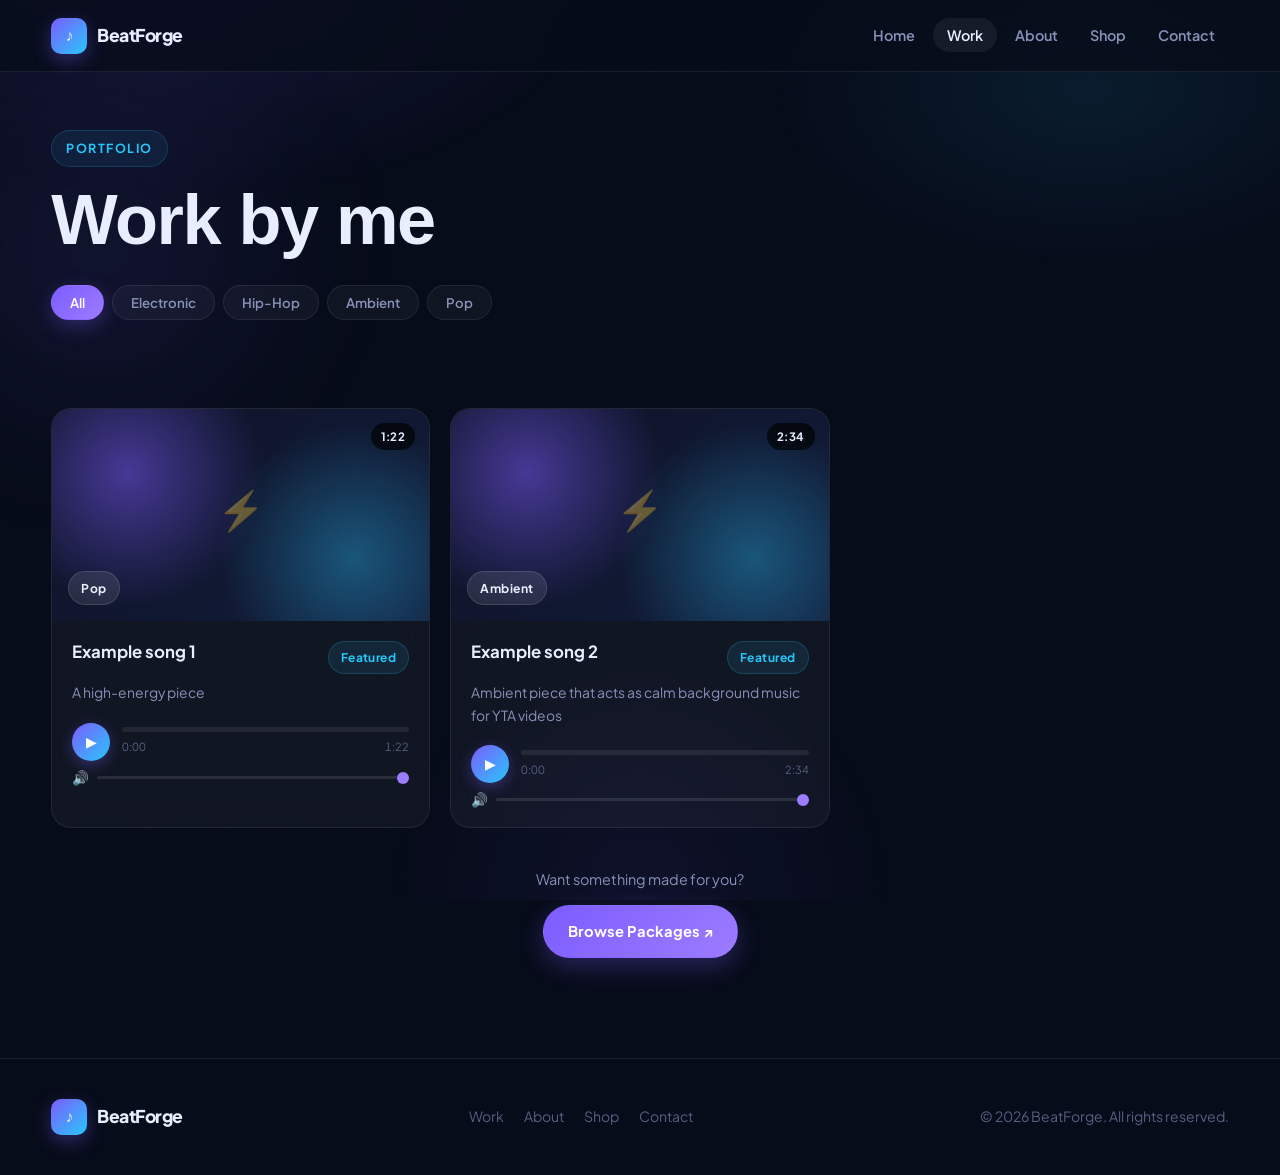
<file: work.html>
<!DOCTYPE html>
<html lang="en">

<head>
  <meta charset="UTF-8" />
  <meta name="viewport" content="width=device-width, initial-scale=1.0" />
  <title>Work — BeatForge</title>
  <link rel="stylesheet" href="style.css" />
  <style>
    .page-hero {
      padding: 130px 0 48px;
      position: relative;
    }

    .page-hero-orb {
      position: absolute;
      left: -150px;
      top: 0;
      width: 500px;
      height: 500px;
      border-radius: 50%;
      background: radial-gradient(circle, rgba(124, 92, 255, 0.12), transparent 65%);
      filter: blur(60px);
      pointer-events: none;
    }

    /* ── FILTER BAR ── */
    .filter-bar {
      display: flex;
      gap: 8px;
      flex-wrap: wrap;
      margin: 28px 0 40px;
    }

    .filter-btn {
      padding: 8px 18px;
      border-radius: 999px;
      background: rgba(255, 255, 255, 0.04);
      border: 1px solid var(--border);
      color: var(--muted);
      font-family: 'Plus Jakarta Sans', sans-serif;
      font-size: 0.83rem;
      font-weight: 600;
      cursor: pointer;
      transition: all 0.2s;
    }

    .filter-btn:hover {
      border-color: rgba(124, 92, 255, 0.35);
      color: var(--text);
    }

    .filter-btn.active {
      background: linear-gradient(135deg, var(--accent), var(--accent-g));
      border-color: transparent;
      color: #fff;
      box-shadow: 0 6px 20px rgba(124, 92, 255, 0.3);
    }

    /* ── TRACKS GRID ── */
    .tracks-grid {
      display: grid;
      grid-template-columns: repeat(auto-fill, minmax(320px, 1fr));
      gap: 20px;
    }

    .track-card {
      overflow: hidden;
      transition: transform 0.3s var(--ease), border-color 0.3s, box-shadow 0.3s;
    }

    .track-card:hover {
      transform: translateY(-5px);
      border-color: var(--border-h);
      box-shadow: var(--shadow-glow);
    }

    /* cover art */
    .track-cover {
      aspect-ratio: 16/9;
      position: relative;
      overflow: hidden;
      display: flex;
      align-items: flex-end;
      padding: 16px;
    }

    .cover-electronic {
      background: radial-gradient(circle at 20% 30%, rgba(124, 92, 255, 0.5) 0%, transparent 40%),
        radial-gradient(circle at 80% 70%, rgba(40, 199, 250, 0.35) 0%, transparent 40%),
        linear-gradient(135deg, #0d1326 0%, #131b3a 100%);
    }

    .cover-cinematic {
      background: radial-gradient(circle at 50% 20%, rgba(255, 124, 186, 0.3) 0%, transparent 40%),
        radial-gradient(circle at 20% 80%, rgba(124, 92, 255, 0.4) 0%, transparent 40%),
        linear-gradient(135deg, #1a0d26 0%, #200d30 100%);
    }

    .cover-hiphop {
      background: radial-gradient(circle at 70% 30%, rgba(139, 255, 176, 0.3) 0%, transparent 40%),
        radial-gradient(circle at 20% 60%, rgba(40, 199, 250, 0.25) 0%, transparent 40%),
        linear-gradient(135deg, #0a1a14 0%, #0d2018 100%);
    }

    .cover-ambient {
      background: radial-gradient(circle at 30% 50%, rgba(40, 199, 250, 0.4) 0%, transparent 45%),
        radial-gradient(circle at 70% 20%, rgba(100, 160, 255, 0.25) 0%, transparent 40%),
        linear-gradient(135deg, #0a0f24 0%, #0d1430 100%);
    }

    .cover-pop {
      background: radial-gradient(circle at 60% 40%, rgba(255, 124, 186, 0.4) 0%, transparent 40%),
        radial-gradient(circle at 20% 70%, rgba(139, 255, 176, 0.2) 0%, transparent 40%),
        linear-gradient(135deg, #240a1a 0%, #2e0d22 100%);
    }

    .track-cover-icon {
      position: absolute;
      top: 50%;
      left: 50%;
      transform: translate(-50%, -60%);
      font-size: 2.4rem;
      opacity: 0.35;
      transition: opacity 0.3s;
    }

    /* animated bars shown when playing */
    .cover-waveform {
      position: absolute;
      bottom: 52px;
      left: 50%;
      transform: translateX(-50%);
      display: flex;
      align-items: flex-end;
      gap: 4px;
      height: 30px;
      opacity: 0;
      transition: opacity 0.35s;
    }

    .track-card.is-playing .cover-waveform {
      opacity: 1;
    }

    .track-card.is-playing .track-cover-icon {
      opacity: 0.12;
    }

    .cover-waveform span {
      display: block;
      width: 3px;
      border-radius: 2px;
      background: linear-gradient(180deg, var(--cyan), var(--accent));
      animation: wvBar 1s ease-in-out infinite;
    }

    .cover-waveform span:nth-child(1) {
      height: 40%;
      animation-delay: 0.00s
    }

    .cover-waveform span:nth-child(2) {
      height: 75%;
      animation-delay: 0.10s
    }

    .cover-waveform span:nth-child(3) {
      height: 55%;
      animation-delay: 0.20s
    }

    .cover-waveform span:nth-child(4) {
      height: 95%;
      animation-delay: 0.30s
    }

    .cover-waveform span:nth-child(5) {
      height: 65%;
      animation-delay: 0.40s
    }

    .cover-waveform span:nth-child(6) {
      height: 82%;
      animation-delay: 0.50s
    }

    .cover-waveform span:nth-child(7) {
      height: 48%;
      animation-delay: 0.60s
    }

    @keyframes wvBar {

      0%,
      100% {
        transform: scaleY(0.55)
      }

      50% {
        transform: scaleY(1)
      }
    }

    /* duration badge — auto-filled from real audio */
    .track-duration {
      position: absolute;
      top: 14px;
      right: 14px;
      background: rgba(0, 0, 0, 0.65);
      backdrop-filter: blur(6px);
      font-size: 0.72rem;
      font-weight: 700;
      color: var(--text);
      padding: 4px 10px;
      border-radius: 999px;
      letter-spacing: 0.04em;
    }

    /* "No file" warning badge */
    .no-file-badge {
      position: absolute;
      top: 14px;
      left: 14px;
      background: rgba(255, 180, 0, 0.13);
      border: 1px solid rgba(255, 180, 0, 0.28);
      color: #ffca5a;
      font-size: 0.68rem;
      font-weight: 700;
      padding: 4px 10px;
      border-radius: 999px;
      letter-spacing: 0.04em;
      display: none;
    }

    /* shown only on cards without a file */
    .track-card[data-no-file="true"] .no-file-badge {
      display: block;
    }

    .genre-chip {
      font-size: 0.76rem;
      font-weight: 700;
      background: rgba(255, 255, 255, 0.1);
      border: 1px solid rgba(255, 255, 255, 0.12);
      backdrop-filter: blur(8px);
      padding: 6px 12px;
      border-radius: 999px;
      letter-spacing: 0.04em;
      color: var(--text);
    }

    /* track body */
    .track-body {
      padding: 20px;
    }

    .track-title-row {
      display: flex;
      align-items: flex-start;
      justify-content: space-between;
      gap: 10px;
      margin-bottom: 8px;
    }

    .track-title {
      font-size: 1.05rem;
      font-weight: 700;
      line-height: 1.3;
    }

    .track-desc {
      color: var(--muted);
      font-size: 0.87rem;
      line-height: 1.6;
      margin-bottom: 18px;
    }

    /* ── AUDIO PLAYER ── */
    .audio-player {
      display: flex;
      align-items: center;
      gap: 12px;
    }

    .play-btn {
      width: 38px;
      height: 38px;
      border-radius: 50%;
      background: linear-gradient(135deg, var(--accent), var(--cyan));
      border: none;
      cursor: pointer;
      display: grid;
      place-items: center;
      font-size: 0.9rem;
      color: #fff;
      flex-shrink: 0;
      transition: transform 0.2s, box-shadow 0.2s, opacity 0.2s;
      box-shadow: 0 4px 14px rgba(124, 92, 255, 0.35);
    }

    .play-btn:hover {
      transform: scale(1.1);
      box-shadow: 0 8px 22px rgba(124, 92, 255, 0.55);
    }

    /* disabled state when no file */
    .track-card[data-no-file="true"] .play-btn {
      opacity: 0.35;
      cursor: not-allowed;
      pointer-events: none;
    }

    .progress-col {
      flex: 1;
      display: flex;
      flex-direction: column;
      gap: 5px;
    }

    /* progress bar + scrubber thumb */
    .progress-track {
      height: 5px;
      background: rgba(255, 255, 255, 0.08);
      border-radius: 999px;
      cursor: pointer;
      position: relative;
      overflow: visible;
    }

    .progress-fill {
      height: 100%;
      background: linear-gradient(90deg, var(--accent), var(--cyan));
      border-radius: 999px;
      width: 0%;
      pointer-events: none;
    }

    /* draggable thumb */
    .scrub-thumb {
      position: absolute;
      top: 50%;
      left: 0%;
      transform: translate(-50%, -50%);
      width: 13px;
      height: 13px;
      border-radius: 50%;
      background: #fff;
      box-shadow: 0 0 0 2px rgba(124, 92, 255, 0.5), 0 2px 6px rgba(0, 0, 0, 0.4);
      opacity: 0;
      transition: opacity 0.15s, transform 0.1s;
      pointer-events: none;
    }

    .progress-track:hover .scrub-thumb,
    .progress-track.dragging .scrub-thumb {
      opacity: 1;
    }

    .progress-track.dragging .scrub-thumb {
      transform: translate(-50%, -50%) scale(1.2);
    }

    .time-row {
      display: flex;
      justify-content: space-between;
      font-size: 0.7rem;
      color: var(--dim);
      font-variant-numeric: tabular-nums;
    }

    /* ── VOLUME ── */
    .volume-row {
      display: flex;
      align-items: center;
      gap: 8px;
      margin-top: 10px;
    }

    .vol-icon {
      font-size: 0.85rem;
      cursor: pointer;
      color: var(--dim);
      transition: color 0.2s;
      flex-shrink: 0;
      user-select: none;
      line-height: 1;
    }

    .vol-icon:hover {
      color: var(--text);
    }

    .vol-slider {
      flex: 1;
      -webkit-appearance: none;
      height: 3px;
      border-radius: 999px;
      background: rgba(255, 255, 255, 0.1);
      outline: none;
      cursor: pointer;
    }

    .vol-slider::-webkit-slider-thumb {
      -webkit-appearance: none;
      width: 12px;
      height: 12px;
      border-radius: 50%;
      background: var(--accent-g);
      cursor: pointer;
      transition: transform 0.15s;
    }

    .vol-slider::-webkit-slider-thumb:hover {
      transform: scale(1.3);
    }

    .vol-slider::-moz-range-thumb {
      width: 12px;
      height: 12px;
      border-radius: 50%;
      background: var(--accent-g);
      border: none;
      cursor: pointer;
    }

    /* ── CLIENTS ── */
    .clients-section {
      text-align: center;
      background: var(--bg-soft);
    }

    .clients-row {
      display: flex;
      justify-content: center;
      flex-wrap: wrap;
      gap: 40px;
      margin-top: 32px;
      opacity: 0.35;
    }

    .client-name {
      font-family: 'Instrument Serif', serif;
      font-size: 1.15rem;
      color: var(--muted);
    }

    @media (max-width: 600px) {
      .tracks-grid {
        grid-template-columns: 1fr;
      }
    }
  </style>
</head>

<body>
  <nav class="site-nav">
    <div class="wrap nav-inner">
      <a href="index.html" class="logo">
        <div class="logo-icon">♪</div><span>BeatForge</span>
      </a>
      <ul class="nav-links">
        <li><a href="index.html">Home</a></li>
        <li><a href="work.html" class="active">Work</a></li>
        <li><a href="about.html">About</a></li>
        <li><a href="shop.html">Shop</a></li>
        <li><a href="contact.html">Contact</a></li>
      </ul>
      <button class="hamburger" aria-label="Menu"><span></span><span></span><span></span></button>
    </div>
  </nav>

  <main>
    <section class="page-hero">
      <div class="page-hero-orb"></div>
      <div class="wrap">
        <span class="eyebrow reveal">Portfolio</span>
        <h1 class="display reveal reveal-d1" style="margin-top:16px; max-width:640px;">
          Work by me
        </h1>

        <div class="filter-bar reveal reveal-d3">
          <button class="filter-btn active" data-filter="all">All</button>
          <button class="filter-btn" data-filter="electronic">Electronic</button>
          <button class="filter-btn" data-filter="hiphop">Hip-Hop</button>
          <button class="filter-btn" data-filter="ambient">Ambient</button>
          <button class="filter-btn" data-filter="pop">Pop</button>
        </div>
      </div>
    </section>

    <section class="section" style="padding-top: 0;">
      <div class="wrap">
        <div class="tracks-grid" id="tracksGrid">

          <!--
          ┌─────────────────────────────────────────────────────────┐
          │  HOW TO LINK AN AUDIO FILE TO A TRACK CARD             │
          │                                                         │
          │  1. Place your .mp3 / .wav / .ogg file in the          │
          │     same folder as this HTML file (or a subfolder).    │
          │                                                         │
          │  2. Find the <article> tag for the track you want.     │
          │                                                         │
          │  3. Set  data-src=""  to the file path. Examples:      │
          │       data-src="voltage-dream.mp3"                     │
          │       data-src="audio/gold-standard.wav"               │
          │                                                         │
          │  The player will automatically:                         │
          │   • Read the real duration from the audio file          │
          │   • Show it in the badge and time display              │
          │   • Enable play/pause, scrubbing, and volume           │
          │                                                         │
          │  Cards with data-src="" show a yellow "No file"        │
          │  badge and a disabled play button until a file         │
          │  path is added.                                         │
          └─────────────────────────────────────────────────────────┘
          -->

          <!-- ══ TRACK 1 — set data-src to your audio file path ══ -->
          <article class="track-card card reveal" data-genre="pop" data-src="song1.mp3">
            <!-- ↑ e.g.  data-src="voltage-dream.mp3" -->
            <div class="track-cover cover-electronic">
              <div class="track-cover-icon">⚡</div>
              <div class="cover-waveform">
                <span></span><span></span><span></span><span></span><span></span><span></span><span></span>
              </div>
              <span class="no-file-badge">No file</span>
              <span class="genre-chip">Pop</span>
              <span class="track-duration">—:——</span>
            </div>
            <div class="track-body">
              <div class="track-title-row">
                <div class="track-title">Example song 1</div>
                <span class="tag tag-cyan">Featured</span>
              </div>
              <p class="track-desc">A high-energy piece</p>
              <div class="audio-player">
                <button class="play-btn" aria-label="Play / Pause">▶</button>
                <div class="progress-col">
                  <div class="progress-track">
                    <div class="progress-fill"></div>
                    <div class="scrub-thumb"></div>
                  </div>
                  <div class="time-row">
                    <span class="cur">0:00</span>
                    <span class="dur">—:——</span>
                  </div>
                </div>
              </div>
              <div class="volume-row">
                <span class="vol-icon" title="Mute">🔊</span>
                <input type="range" class="vol-slider" min="0" max="1" step="0.02" value="1" />
              </div>
            </div>
          </article>

          <!-- ══ TRACK 2 — set data-src to your audio file path ══ -->
          <article class="track-card card reveal" data-genre="ambient" data-src="song2.mp3">
            <!-- ↑ e.g.  data-src="voltage-dream.mp3" -->
            <div class="track-cover cover-electronic">
              <div class="track-cover-icon">⚡</div>
              <div class="cover-waveform">
                <span></span><span></span><span></span><span></span><span></span><span></span><span></span>
              </div>
              <span class="no-file-badge">No file</span>
              <span class="genre-chip">Ambient</span>
              <span class="track-duration">—:——</span>
            </div>
            <div class="track-body">
              <div class="track-title-row">
                <div class="track-title">Example song 2</div>
                <span class="tag tag-cyan">Featured</span>
              </div>
              <p class="track-desc">Ambient piece that acts as calm background music for YTA videos</p>
              <div class="audio-player">
                <button class="play-btn" aria-label="Play / Pause">▶</button>
                <div class="progress-col">
                  <div class="progress-track">
                    <div class="progress-fill"></div>
                    <div class="scrub-thumb"></div>
                  </div>
                  <div class="time-row">
                    <span class="cur">0:00</span>
                    <span class="dur">—:——</span>
                  </div>
                </div>
              </div>
              <div class="volume-row">
                <span class="vol-icon" title="Mute">🔊</span>
                <input type="range" class="vol-slider" min="0" max="1" step="0.02" value="1" />
              </div>
            </div>
          </article>

        </div><!-- /tracks-grid -->

        <div style="text-align:center; margin-top: 40px;" class="reveal">
          <p style="color:var(--muted); font-size:0.9rem; margin-bottom: 14px;">Want something made for you?</p>
          <a href="shop.html" class="btn btn-primary">Browse Packages ↗</a>
        </div>
      </div>
    </section>
  </main>

  <footer class="site-footer">
    <div class="wrap footer-inner">
      <div class="logo">
        <div class="logo-icon">♪</div><span>BeatForge</span>
      </div>
      <nav class="footer-links">
        <a href="work.html">Work</a><a href="about.html">About</a>
        <a href="shop.html">Shop</a><a href="contact.html">Contact</a>
      </nav>
      <p class="footer-copy">© 2026 BeatForge. All rights reserved.</p>
    </div>
  </footer>

  <script src="script.js"></script>
  <script>
    /* ─── Helpers ──────────────────────────────────────── */
    const fmt = s => {
      if (!isFinite(s) || isNaN(s)) return '—:——';
      return `${Math.floor(s / 60)}:${String(Math.floor(s % 60)).padStart(2, '0')}`;
    };

    /* ─── Global playback state ────────────────────────── */
    let activeAudio = null;
    let activeCard = null;

    function stopActive() {
      if (!activeAudio) return;
      activeAudio.pause();
      activeCard.querySelector('.play-btn').textContent = '▶';
      activeCard.querySelector('.play-btn').setAttribute('aria-label', 'Play / Pause');
      activeCard.querySelector('.progress-fill').style.width = '0%';
      activeCard.querySelector('.scrub-thumb').style.left = '0%';
      activeCard.querySelector('.cur').textContent = '0:00';
      activeCard.classList.remove('is-playing');
      activeAudio = null;
      activeCard = null;
    }

    /* ─── Wire up each track card ──────────────────────── */
    document.querySelectorAll('.track-card').forEach(card => {
      const src = (card.dataset.src || '').trim();
      const durationBadge = card.querySelector('.track-duration');
      const playBtn = card.querySelector('.play-btn');
      const fill = card.querySelector('.progress-fill');
      const thumb = card.querySelector('.scrub-thumb');
      const bar = card.querySelector('.progress-track');
      const curEl = card.querySelector('.cur');
      const durEl = card.querySelector('.dur');
      const volSlider = card.querySelector('.vol-slider');
      const volIcon = card.querySelector('.vol-icon');

      /* ── No file: disable card ─────────────────────── */
      if (!src) {
        card.dataset.noFile = 'true';
        return;
      }

      /* ── Create Audio ──────────────────────────────── */
      const audio = new Audio(src);
      audio.preload = 'metadata';

      /* ── Read real duration ────────────────────────── */
      const applyDuration = () => {
        if (isFinite(audio.duration)) {
          const d = fmt(audio.duration);
          durationBadge.textContent = d;
          durEl.textContent = d;
        }
      };

      audio.addEventListener('loadedmetadata', applyDuration);
      if (audio.readyState >= 1) applyDuration();

      /* ── Playback tick ─────────────────────────────── */
      audio.addEventListener('timeupdate', () => {
        const pct = isFinite(audio.duration)
          ? (audio.currentTime / audio.duration) * 100 : 0;
        fill.style.width = pct + '%';
        thumb.style.left = pct + '%';
        curEl.textContent = fmt(audio.currentTime);
      });

      /* ── Ended ─────────────────────────────────────── */
      audio.addEventListener('ended', () => {
        playBtn.textContent = '▶';
        fill.style.width = '0%';
        thumb.style.left = '0%';
        curEl.textContent = '0:00';
        card.classList.remove('is-playing');
        activeAudio = null;
        activeCard = null;
      });

      /* ── Play / Pause ──────────────────────────────── */
      playBtn.addEventListener('click', () => {
        if (activeAudio && activeAudio !== audio) stopActive();

        if (audio.paused) {
          audio.play();
          playBtn.textContent = '⏸';
          card.classList.add('is-playing');
          activeAudio = audio;
          activeCard = card;
        } else {
          audio.pause();
          playBtn.textContent = '▶';
          card.classList.remove('is-playing');
          activeAudio = null;
          activeCard = null;
        }
      });

      /* ── Scrub — click ─────────────────────────────── */
      function scrubTo(clientX) {
        const rect = bar.getBoundingClientRect();
        const pct = Math.max(0, Math.min(1, (clientX - rect.left) / rect.width));
        if (isFinite(audio.duration)) audio.currentTime = pct * audio.duration;
        fill.style.width = pct * 100 + '%';
        thumb.style.left = pct * 100 + '%';
      }

      bar.addEventListener('click', e => scrubTo(e.clientX));

      /* ── Scrub — drag ──────────────────────────────── */
      let dragging = false;
      bar.addEventListener('mousedown', e => {
        dragging = true;
        bar.classList.add('dragging');
        scrubTo(e.clientX);
      });
      window.addEventListener('mousemove', e => { if (dragging) scrubTo(e.clientX); });
      window.addEventListener('mouseup', () => { dragging = false; bar.classList.remove('dragging'); });

      /* Touch scrub */
      bar.addEventListener('touchstart', e => { dragging = true; bar.classList.add('dragging'); scrubTo(e.touches[0].clientX); }, { passive: true });
      window.addEventListener('touchmove', e => { if (dragging) scrubTo(e.touches[0].clientX); }, { passive: true });
      window.addEventListener('touchend', () => { dragging = false; bar.classList.remove('dragging'); });

      /* ── Volume slider ─────────────────────────────── */
      volSlider.addEventListener('input', () => {
        audio.volume = parseFloat(volSlider.value);
        audio.muted = audio.volume === 0;
        volIcon.textContent = audio.volume === 0 ? '🔇' : audio.volume < 0.5 ? '🔉' : '🔊';
      });

      /* ── Mute toggle ───────────────────────────────── */
      volIcon.addEventListener('click', () => {
        audio.muted = !audio.muted;
        volIcon.textContent = audio.muted ? '🔇' : (audio.volume < 0.5 ? '🔉' : '🔊');
      });
    });

    /* ─── Genre filter ─────────────────────────────────── */
    document.querySelectorAll('.filter-btn').forEach(btn => {
      btn.addEventListener('click', () => {
        document.querySelectorAll('.filter-btn').forEach(b => b.classList.remove('active'));
        btn.classList.add('active');
        const f = btn.dataset.filter;
        document.querySelectorAll('.track-card').forEach(c => {
          c.style.display = (f === 'all' || c.dataset.genre === f) ? '' : 'none';
        });
      });
    });
  </script>
</body>

</html>
</file>
<file: style.css>
@import url('https://fonts.googleapis.com/css2?family=Plus+Jakarta+Sans:wght@300;400;500;600;700;800&family=Instrument+Serif:ital@0;1&display=swap');

:root {
  --bg: #070c1a;
  --bg-soft: #0c1225;
  --bg-mid: #0f1630;
  --panel: rgba(255, 255, 255, 0.045);
  --panel-h: rgba(255, 255, 255, 0.07);
  --border: rgba(255, 255, 255, 0.08);
  --border-h: rgba(124, 92, 255, 0.35);
  --text: #e8edff;
  --muted: #8892b8;
  --dim: #566080;
  --accent: #7c5cff;
  --accent-g: #9d7cff;
  --cyan: #28c7fa;
  --green: #8bffb0;
  --pink: #ff7cba;
  --shadow-lg: 0 20px 60px rgba(0, 0, 0, 0.5);
  --shadow-glow: 0 0 40px rgba(124, 92, 255, 0.18);
  --r: 20px;
  --r-sm: 12px;
  --max: 1200px;
  --ease: cubic-bezier(0.22, 1, 0.36, 1);
}

*,
*::before,
*::after {
  box-sizing: border-box;
  margin: 0;
  padding: 0;
}

html {
  scroll-behavior: smooth;
}

body {
  font-family: 'Plus Jakarta Sans', sans-serif;
  background: var(--bg);
  color: var(--text);
  line-height: 1.65;
  overflow-x: hidden;
}

body::before {
  content: '';
  position: fixed;
  inset: 0;
  background:
    radial-gradient(ellipse 60% 50% at 15% -5%, rgba(124, 92, 255, 0.14) 0%, transparent 55%),
    radial-gradient(ellipse 50% 40% at 85% 10%, rgba(40, 199, 250, 0.09) 0%, transparent 50%),
    radial-gradient(ellipse 40% 60% at 50% 100%, rgba(124, 92, 255, 0.07) 0%, transparent 50%);
  pointer-events: none;
  z-index: 0;
}

img {
  max-width: 100%;
  display: block;
}

a {
  color: inherit;
  text-decoration: none;
}

ul {
  list-style: none;
}

.wrap {
  width: min(92%, var(--max));
  margin-inline: auto;
  position: relative;
  z-index: 1;
}

/* ─── TYPOGRAPHY ─── */
.display {
  font-family: 'Inter', sans-serif;
  font-size: clamp(2.6rem, 5.5vw, 4.8rem);
  line-height: 1.05;
  letter-spacing: -0.02em;
}

.display em {
  font-style: italic;
}

h2 {
  font-size: clamp(1.9rem, 3.5vw, 3rem);
  font-weight: 700;
  letter-spacing: -0.03em;
  line-height: 1.12;
}

h3 {
  font-weight: 700;
  line-height: 1.25;
}

.eyebrow {
  display: inline-flex;
  align-items: center;
  gap: 8px;
  font-size: 0.78rem;
  font-weight: 700;
  letter-spacing: 0.12em;
  text-transform: uppercase;
  color: var(--cyan);
  background: rgba(40, 199, 250, 0.08);
  border: 1px solid rgba(40, 199, 250, 0.18);
  padding: 7px 14px;
  border-radius: 999px;
}

.eyebrow-purple {
  color: var(--accent-g);
  background: rgba(124, 92, 255, 0.08);
  border-color: rgba(124, 92, 255, 0.2);
}

.eyebrow-green {
  color: var(--green);
  background: rgba(139, 255, 176, 0.07);
  border-color: rgba(139, 255, 176, 0.18);
}

/* ─── BUTTONS ─── */
.btn {
  display: inline-flex;
  align-items: center;
  justify-content: center;
  gap: 8px;
  padding: 13px 24px;
  border-radius: 999px;
  font-family: 'Plus Jakarta Sans', sans-serif;
  font-weight: 700;
  font-size: 0.92rem;
  cursor: pointer;
  border: 1px solid transparent;
  transition: transform 0.25s var(--ease), box-shadow 0.25s var(--ease), background 0.2s, border-color 0.2s;
  white-space: nowrap;
  position: relative;
  overflow: hidden;
}

.btn::after {
  content: '';
  position: absolute;
  inset: 0;
  border-radius: inherit;
  opacity: 0;
  transition: opacity 0.2s;
  background: rgba(255, 255, 255, 0.07);
}

.btn:hover::after {
  opacity: 1;
}

.btn-primary {
  background: linear-gradient(135deg, var(--accent) 0%, var(--accent-g) 100%);
  color: #fff;
  box-shadow: 0 8px 24px rgba(124, 92, 255, 0.3);
}

.btn-primary:hover {
  transform: translateY(-3px);
  box-shadow: 0 16px 40px rgba(124, 92, 255, 0.45);
}

.btn-secondary {
  background: rgba(255, 255, 255, 0.05);
  border-color: var(--border);
  color: var(--text);
}

.btn-secondary:hover {
  transform: translateY(-3px);
  border-color: rgba(255, 255, 255, 0.18);
  box-shadow: 0 12px 32px rgba(0, 0, 0, 0.3);
}

.btn-ghost {
  background: transparent;
  border-color: rgba(124, 92, 255, 0.3);
  color: var(--accent-g);
}

.btn-ghost:hover {
  transform: translateY(-2px);
  border-color: var(--accent);
  box-shadow: 0 8px 24px rgba(124, 92, 255, 0.2);
}

/* ─── CARDS ─── */
.card {
  background: var(--panel);
  border: 1px solid var(--border);
  border-radius: var(--r);
  backdrop-filter: blur(14px);
  transition: border-color 0.3s, box-shadow 0.3s, transform 0.3s var(--ease);
}

.card:hover {
  border-color: var(--border-h);
  box-shadow: var(--shadow-glow);
}

/* ─── NAV ─── */
nav.site-nav {
  position: fixed;
  top: 0;
  left: 0;
  right: 0;
  z-index: 100;
  height: 72px;
  display: flex;
  align-items: center;
  background: rgba(7, 12, 26, 0.75);
  backdrop-filter: blur(20px);
  border-bottom: 1px solid var(--border);
  transition: box-shadow 0.3s;
}

nav.site-nav.scrolled {
  box-shadow: 0 4px 30px rgba(0, 0, 0, 0.4);
}

.nav-inner {
  display: flex;
  align-items: center;
  justify-content: space-between;
  gap: 24px;
}

.logo {
  display: flex;
  align-items: center;
  gap: 10px;
  font-size: 1.1rem;
  font-weight: 800;
  letter-spacing: -0.03em;
}

.logo-icon {
  width: 36px;
  height: 36px;
  border-radius: 10px;
  background: linear-gradient(135deg, var(--accent), var(--cyan));
  display: grid;
  place-items: center;
  font-size: 1rem;
  box-shadow: 0 6px 18px rgba(124, 92, 255, 0.35);
  flex-shrink: 0;
}

.nav-links {
  display: flex;
  align-items: center;
  gap: 4px;
}

.nav-links a {
  color: var(--muted);
  font-size: 0.9rem;
  font-weight: 600;
  padding: 8px 14px;
  border-radius: 999px;
  transition: color 0.2s, background 0.2s;
}

.nav-links a:hover,
.nav-links a.active {
  color: var(--text);
  background: rgba(255, 255, 255, 0.06);
}

.hamburger {
  display: none;
  flex-direction: column;
  gap: 5px;
  background: rgba(255, 255, 255, 0.05);
  border: 1px solid var(--border);
  border-radius: 10px;
  width: 44px;
  height: 44px;
  align-items: center;
  justify-content: center;
  cursor: pointer;
}

.hamburger span {
  display: block;
  width: 20px;
  height: 2px;
  background: var(--text);
  border-radius: 2px;
  transition: all 0.3s;
}

/* ─── SECTIONS ─── */
.section {
  padding: 100px 0;
  position: relative;
  z-index: 1;
}

.section-head {
  margin-bottom: 48px;
  max-width: 680px;
}

.section-head h2 {
  margin: 12px 0 14px;
}

.section-head p {
  color: var(--muted);
  font-size: 1.02rem;
}

/* ─── TAGS ─── */
.tag {
  display: inline-flex;
  align-items: center;
  gap: 6px;
  font-size: 0.75rem;
  font-weight: 700;
  padding: 6px 12px;
  border-radius: 999px;
  letter-spacing: 0.04em;
}

.tag-purple {
  background: rgba(124, 92, 255, 0.12);
  color: var(--accent-g);
  border: 1px solid rgba(124, 92, 255, 0.2);
}

.tag-cyan {
  background: rgba(40, 199, 250, 0.1);
  color: var(--cyan);
  border: 1px solid rgba(40, 199, 250, 0.2);
}

.tag-green {
  background: rgba(139, 255, 176, 0.08);
  color: var(--green);
  border: 1px solid rgba(139, 255, 176, 0.15);
}

.tag-pink {
  background: rgba(255, 124, 186, 0.08);
  color: var(--pink);
  border: 1px solid rgba(255, 124, 186, 0.15);
}

/* ─── FORMS ─── */
.field {
  display: flex;
  flex-direction: column;
  gap: 7px;
}

.field label {
  font-size: 0.85rem;
  font-weight: 600;
  color: var(--muted);
  letter-spacing: 0.02em;
}

.field input,
.field select,
.field textarea {
  background: rgba(255, 255, 255, 0.04);
  border: 1px solid var(--border);
  border-radius: 12px;
  padding: 13px 16px;
  color: var(--text);
  font-family: 'Plus Jakarta Sans', sans-serif;
  font-size: 0.93rem;
  outline: none;
  transition: border-color 0.2s, box-shadow 0.2s, background 0.2s;
  width: 100%;
}

.field input::placeholder,
.field textarea::placeholder {
  color: var(--dim);
}

.field input:focus,
.field select:focus,
.field textarea:focus {
  border-color: rgba(124, 92, 255, 0.5);
  box-shadow: 0 0 0 3px rgba(124, 92, 255, 0.12);
  background: rgba(255, 255, 255, 0.06);
}

.field select option {
  background: var(--bg-mid);
}

.field textarea {
  resize: vertical;
  min-height: 130px;
}

/* ─── FOOTER ─── */
.site-footer {
  border-top: 1px solid var(--border);
  padding: 40px 0;
  position: relative;
  z-index: 1;
}

.footer-inner {
  display: flex;
  align-items: center;
  justify-content: space-between;
  flex-wrap: wrap;
  gap: 20px;
}

.footer-links {
  display: flex;
  gap: 20px;
}

.footer-links a,
.footer-copy {
  color: var(--dim);
  font-size: 0.88rem;
  transition: color 0.2s;
}

.footer-links a:hover {
  color: var(--muted);
}

/* ─── REVEAL ─── */
.reveal {
  opacity: 0;
  transform: translateY(22px);
  transition: opacity 0.7s var(--ease), transform 0.7s var(--ease);
}

.reveal.visible {
  opacity: 1;
  transform: translateY(0);
}

.reveal-d1 {
  transition-delay: 0.08s;
}

.reveal-d2 {
  transition-delay: 0.16s;
}

.reveal-d3 {
  transition-delay: 0.24s;
}

.reveal-d4 {
  transition-delay: 0.32s;
}

/* ─── NOISE TEXTURE ─── */
body::after {
  content: '';
  position: fixed;
  inset: 0;
  background-image: url("data:image/svg+xml,%3Csvg viewBox='0 0 200 200' xmlns='http://www.w3.org/2000/svg'%3E%3Cfilter id='n'%3E%3CfeTurbulence type='fractalNoise' baseFrequency='0.75' numOctaves='4' stitchTiles='stitch'/%3E%3C/filter%3E%3Crect width='100%25' height='100%25' filter='url(%23n)' opacity='0.025'/%3E%3C/svg%3E");
  pointer-events: none;
  z-index: 999;
  opacity: 0.35;
}

/* ─── RESPONSIVE ─── */
@media (max-width: 860px) {
  .hamburger {
    display: flex;
  }

  .nav-links {
    display: none;
    position: absolute;
    top: 72px;
    left: 0;
    right: 0;
    flex-direction: column;
    align-items: stretch;
    background: rgba(7, 12, 26, 0.97);
    border-bottom: 1px solid var(--border);
    padding: 12px 4%;
    backdrop-filter: blur(20px);
  }

  .nav-links.open {
    display: flex;
  }

  .nav-links a {
    padding: 13px 16px;
    border-radius: 12px;
  }

  .nav-cta-wrap {
    display: none;
  }

  .section {
    padding: 72px 0;
  }
}

@media (max-width: 600px) {
  .display {
    font-size: clamp(2.2rem, 9vw, 3rem);
  }

  .section {
    padding: 56px 0;
  }
}
</file>
